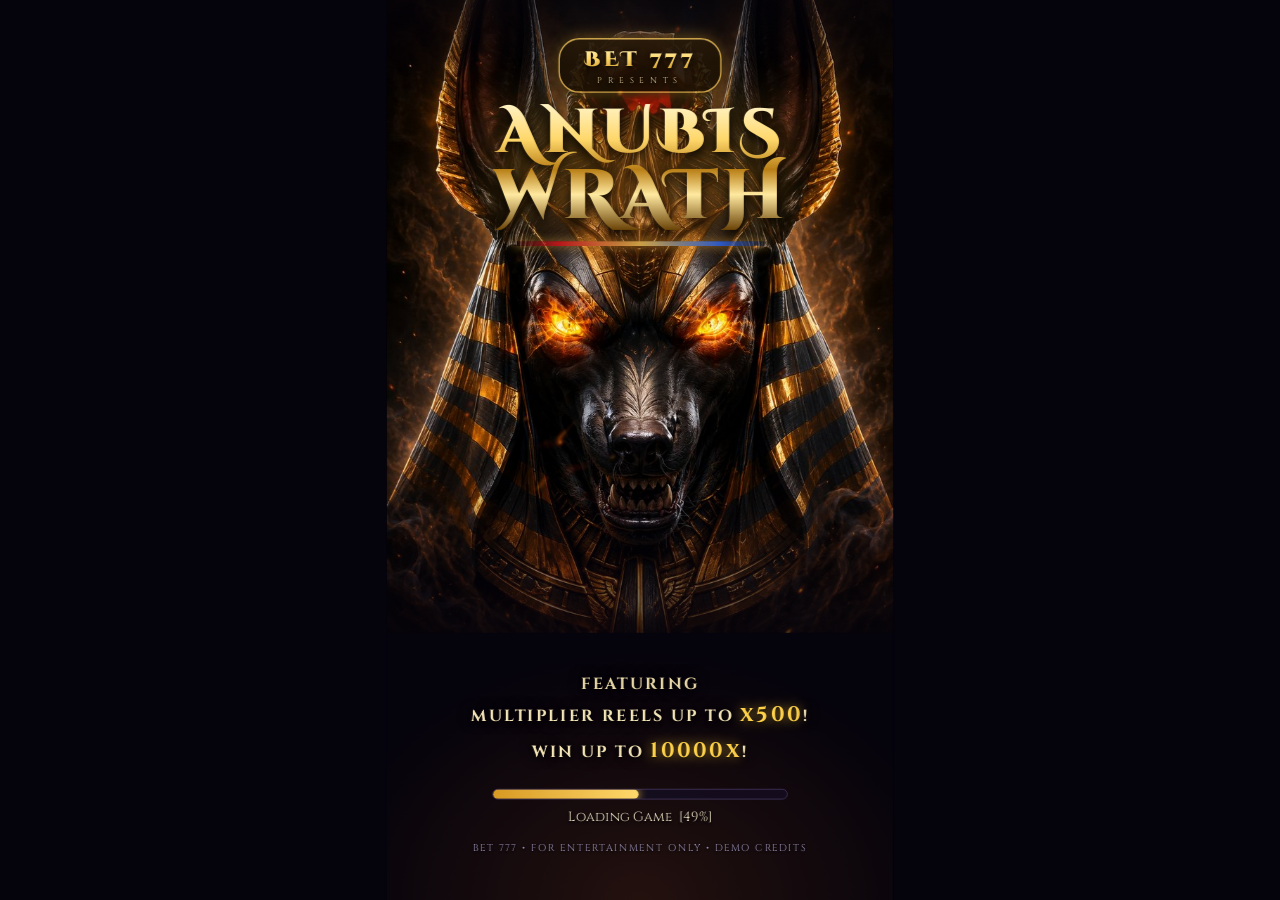
<file: index.html>
<!DOCTYPE html>
<html lang="en">
<head>
<meta charset="UTF-8">
<meta name="viewport" content="width=device-width, initial-scale=1.0, maximum-scale=1.0, user-scalable=no, viewport-fit=cover">
<meta name="theme-color" content="#070510">
<title>Anubis Wrath — BET 777</title>
<link rel="preconnect" href="https://fonts.googleapis.com">
<link rel="preconnect" href="https://fonts.gstatic.com" crossorigin>
<link href="https://fonts.googleapis.com/css2?family=Cinzel:wght@700;900&family=Cinzel+Decorative:wght@700;900&display=swap" rel="stylesheet">
<link rel="stylesheet" href="css/style.css">
</head>
<body>
<div id="scaler">
  <div id="stage">
    <canvas id="bg" width="720" height="1280"></canvas>

    <div id="game-ui">
      <div id="topbar">
        <div id="logo">ANUBIS <b>WRATH</b><em>BY BET&nbsp;777</em></div>
        <div id="top-buttons">
          <button class="round-btn small" id="btn-sound" title="Sound">
            <svg viewBox="0 0 24 24">
              <path class="spk" d="M3.5 9.2v5.6h3.6l5 4.2V5L7.1 9.2H3.5z"/>
              <path class="wave" d="M15.4 9a4.3 4.3 0 0 1 0 6"/>
              <path class="wave" d="M18 6.6a8 8 0 0 1 0 10.8"/>
              <path class="mute-x" d="M15.5 9.6l5.4 5.4M20.9 9.6l-5.4 5.4"/>
            </svg>
          </button>
          <button class="round-btn small" id="btn-info" title="Paytable">
            <svg viewBox="0 0 24 24">
              <rect class="ln" x="4.6" y="3.2" width="14.8" height="17.6" rx="2.4"/>
              <path class="ln" d="M8.6 8h6.8M8.6 12h6.8M8.6 16h4.6"/>
            </svg>
          </button>
        </div>
      </div>

      <div id="frame">
        <canvas id="frame-deco"></canvas>
        <div id="ways-banner"><span>1024 WAYS</span></div>
        <canvas id="mults" width="660" height="92"></canvas>
        <div id="reel-window">
          <canvas id="reels" width="660" height="528"></canvas>
          <div id="fs-counter" class="hidden">FREE SPINS <b id="fs-left">15</b></div>
          <div id="win-plate" class="hidden"></div>
        </div>
        <button id="feature-buy">FEATURE BUY<small id="fb-cost"></small></button>
      </div>

      <div id="ticker"><div id="ticker-text">TRIGGERS 15 OR MORE FREE SPINS!</div></div>

      <div id="info-bar">
        <div class="info-cell"><i class="ic ic-coin"></i><label>WIN</label><span id="lbl-win">Rs0.00</span></div>
        <div class="info-cell mid"><i class="ic ic-bet"></i><label>BET</label><span id="lbl-bet">Rs300.00</span></div>
        <div class="info-cell"><i class="ic ic-bal"></i><label>BALANCE</label><span id="lbl-balance">Rs100,000.00</span></div>
      </div>

      <div id="controls">
        <button class="round-btn" id="btn-turbo"><svg viewBox="0 0 24 24"><path d="M13 2 4 14h6l-1 8 9-12h-6l1-8z"/></svg><label>TURBO</label></button>
        <button class="round-btn" id="btn-minus"><span class="glyph">&minus;</span></button>
        <button id="btn-spin" aria-label="Spin">
          <svg id="spin-icon" viewBox="0 0 100 100">
            <path d="M50 8a42 42 0 0 1 36.4 21H74l16 14 8-22-9.3 5A50 50 0 0 0 50 0v8z"/>
            <path d="M50 92A42 42 0 0 1 13.6 71H26L10 57 2 79l9.3-5A50 50 0 0 0 50 100v-8z"/>
          </svg>
          <i id="spin-ring"></i>
          <span id="spin-count" class="hidden"></span>
        </button>
        <button class="round-btn" id="btn-plus"><span class="glyph">+</span></button>
        <button class="round-btn" id="btn-auto"><svg viewBox="0 0 24 24"><path d="M8 5v14l11-7z"/></svg><label>AUTO</label></button>
      </div>
    </div>

    <!-- overlays -->
    <div id="loader" class="overlay">
      <div id="loader-art"></div>
      <div id="loader-content">
        <div id="loader-presents"><b>BET&nbsp;777</b><span>PRESENTS</span></div>
        <div id="loader-title">ANUBIS<br><span>WRATH</span></div>
        <div id="loader-divider"></div>
        <div id="loader-feat">FEATURING<br><b>MULTIPLIER REELS UP TO <i>x500</i>!</b><br><b>WIN UP TO <i>10000x</i>!</b></div>
        <div id="loader-bar"><div id="loader-fill"></div></div>
        <div id="loader-pct">Loading Game&nbsp; [0%]</div>
        <button id="loader-enter" class="gold-btn hidden">TAP TO ENTER</button>
        <div id="loader-brand">BET&nbsp;777 &bull; FOR ENTERTAINMENT ONLY &bull; DEMO CREDITS</div>
      </div>
    </div>

    <div id="bigwin" class="overlay hidden">
      <div id="bigwin-title">BIG WIN</div>
      <div id="bigwin-amount">Rs0.00</div>
      <div id="bigwin-hint">TAP TO CONTINUE</div>
    </div>

    <div id="fs-intro" class="overlay hidden">
      <div class="panel">
        <div class="panel-title">ANUBIS AWAKENS</div>
        <div class="panel-big" id="fs-intro-num">15</div>
        <div class="panel-sub">FREE SPINS</div>
        <button class="gold-btn" id="fs-start">START</button>
      </div>
    </div>

    <div id="fs-end" class="overlay hidden">
      <div class="panel">
        <div class="panel-title">FREE SPINS COMPLETE</div>
        <div class="panel-sub">TOTAL WIN</div>
        <div class="panel-big gold" id="fs-total">Rs0.00</div>
        <button class="gold-btn" id="fs-collect">COLLECT</button>
      </div>
    </div>

    <div id="buy-dialog" class="overlay hidden">
      <div class="panel">
        <div class="panel-title">FEATURE BUY</div>
        <div class="panel-sub">BUY 15 FREE SPINS FOR</div>
        <div class="panel-big gold" id="buy-cost">Rs22,500.00</div>
        <div class="row">
          <button class="gold-btn ghost" id="buy-cancel">CANCEL</button>
          <button class="gold-btn" id="buy-confirm">BUY</button>
        </div>
      </div>
    </div>

    <div id="auto-dialog" class="overlay hidden">
      <div class="panel">
        <div class="panel-title">AUTOPLAY</div>
        <div class="panel-sub">NUMBER OF SPINS</div>
        <div class="row" id="auto-options">
          <button class="gold-btn opt">10</button>
          <button class="gold-btn opt">25</button>
          <button class="gold-btn opt">50</button>
          <button class="gold-btn opt">100</button>
        </div>
        <button class="gold-btn ghost" id="auto-cancel">CANCEL</button>
      </div>
    </div>

    <div id="paytable" class="overlay hidden">
      <div class="panel wide">
        <div class="panel-title">PAYTABLE</div>
        <div id="paytable-body"></div>
        <button class="gold-btn" id="paytable-close">CLOSE</button>
      </div>
    </div>

    <div id="flash"></div>
    <div id="toast" class="hidden"></div>
  </div>
</div>
<script src="js/audio.js"></script>
<script src="js/symbols.js"></script>
<script src="js/game.js"></script>
</body>
</html>
</file>
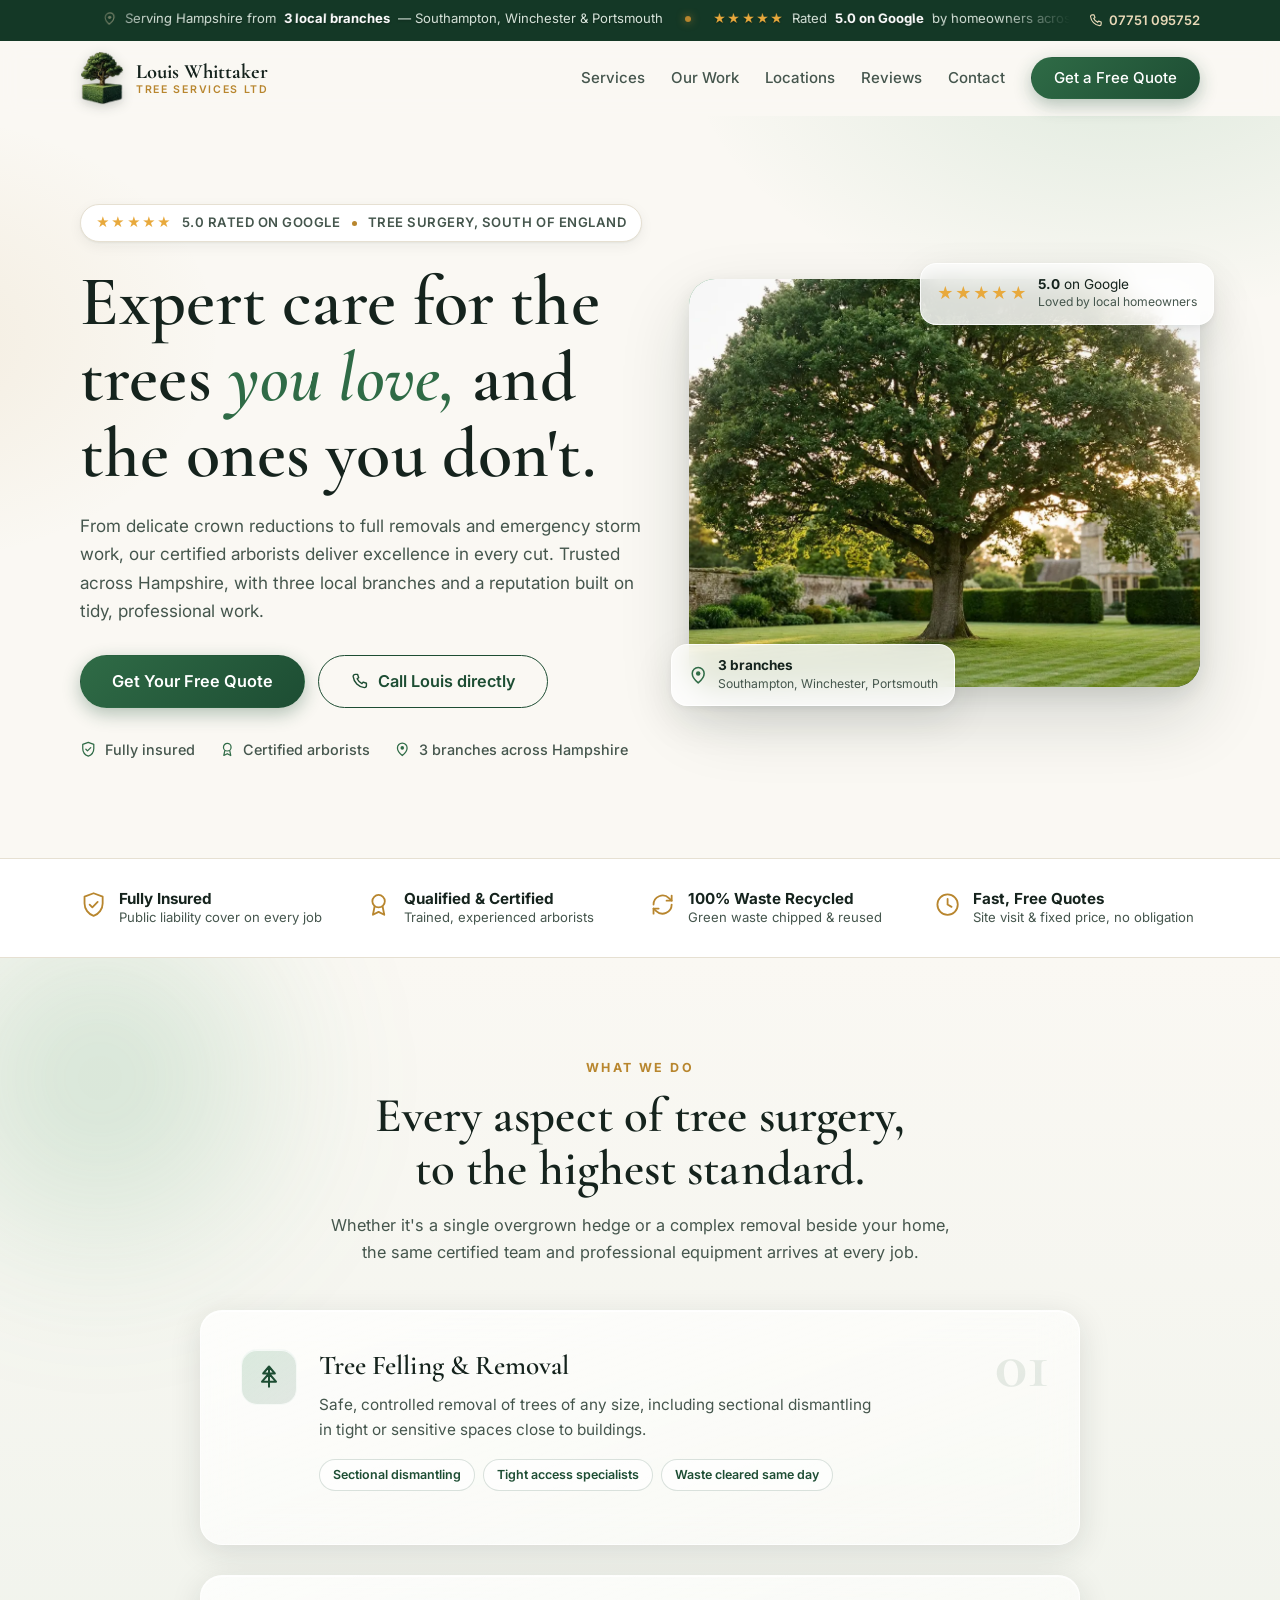
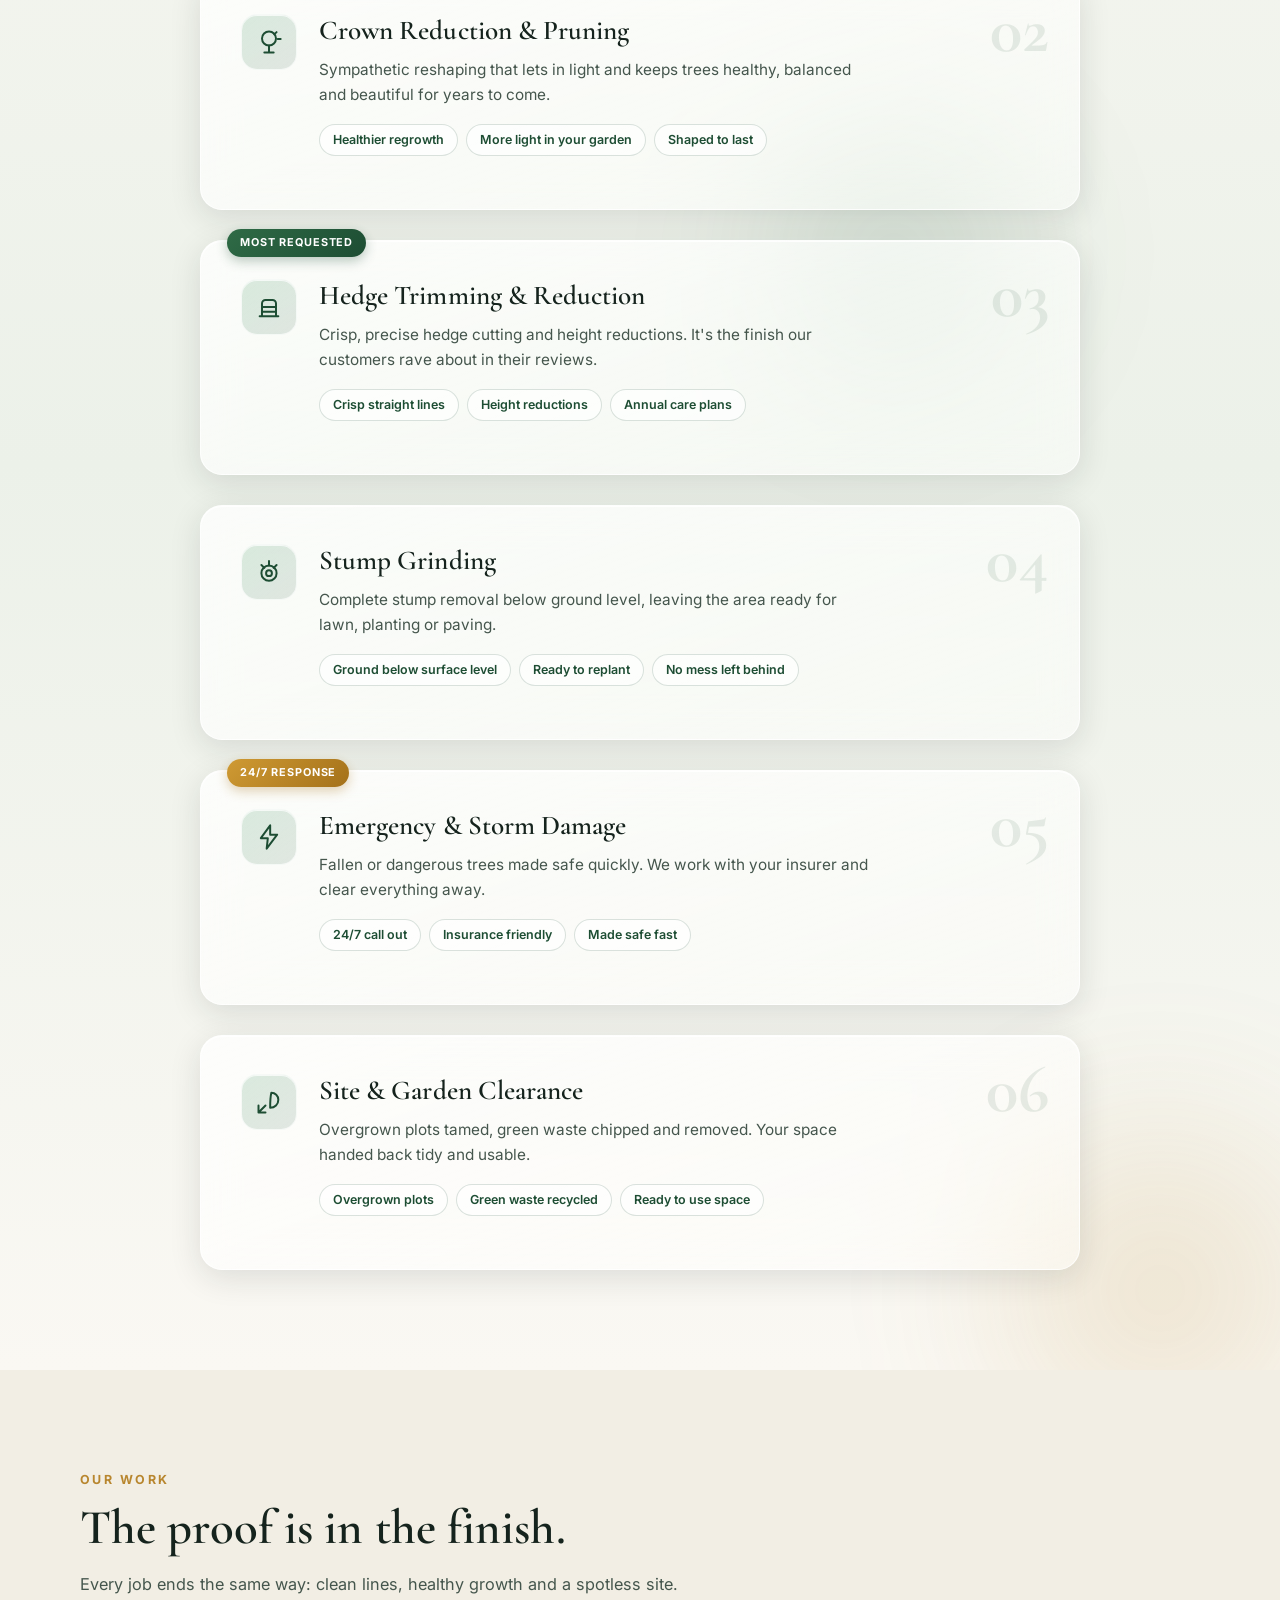
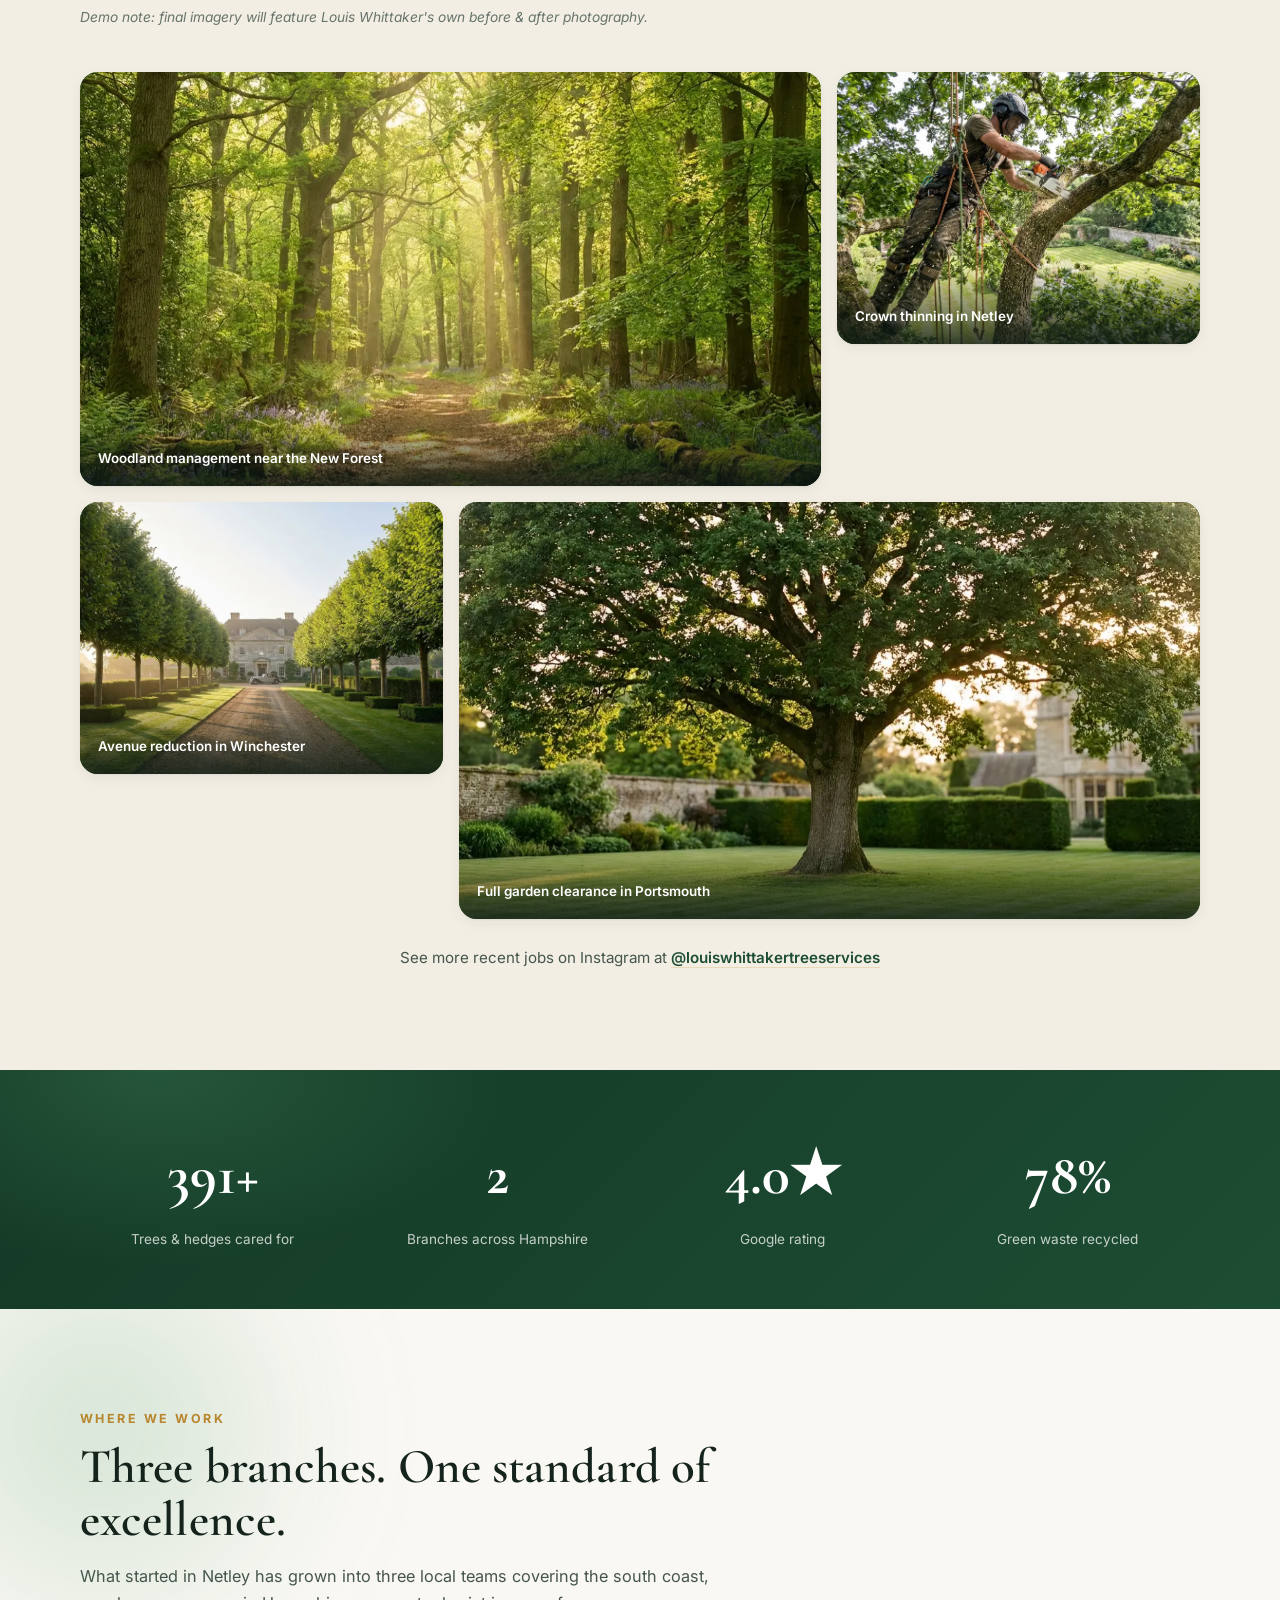
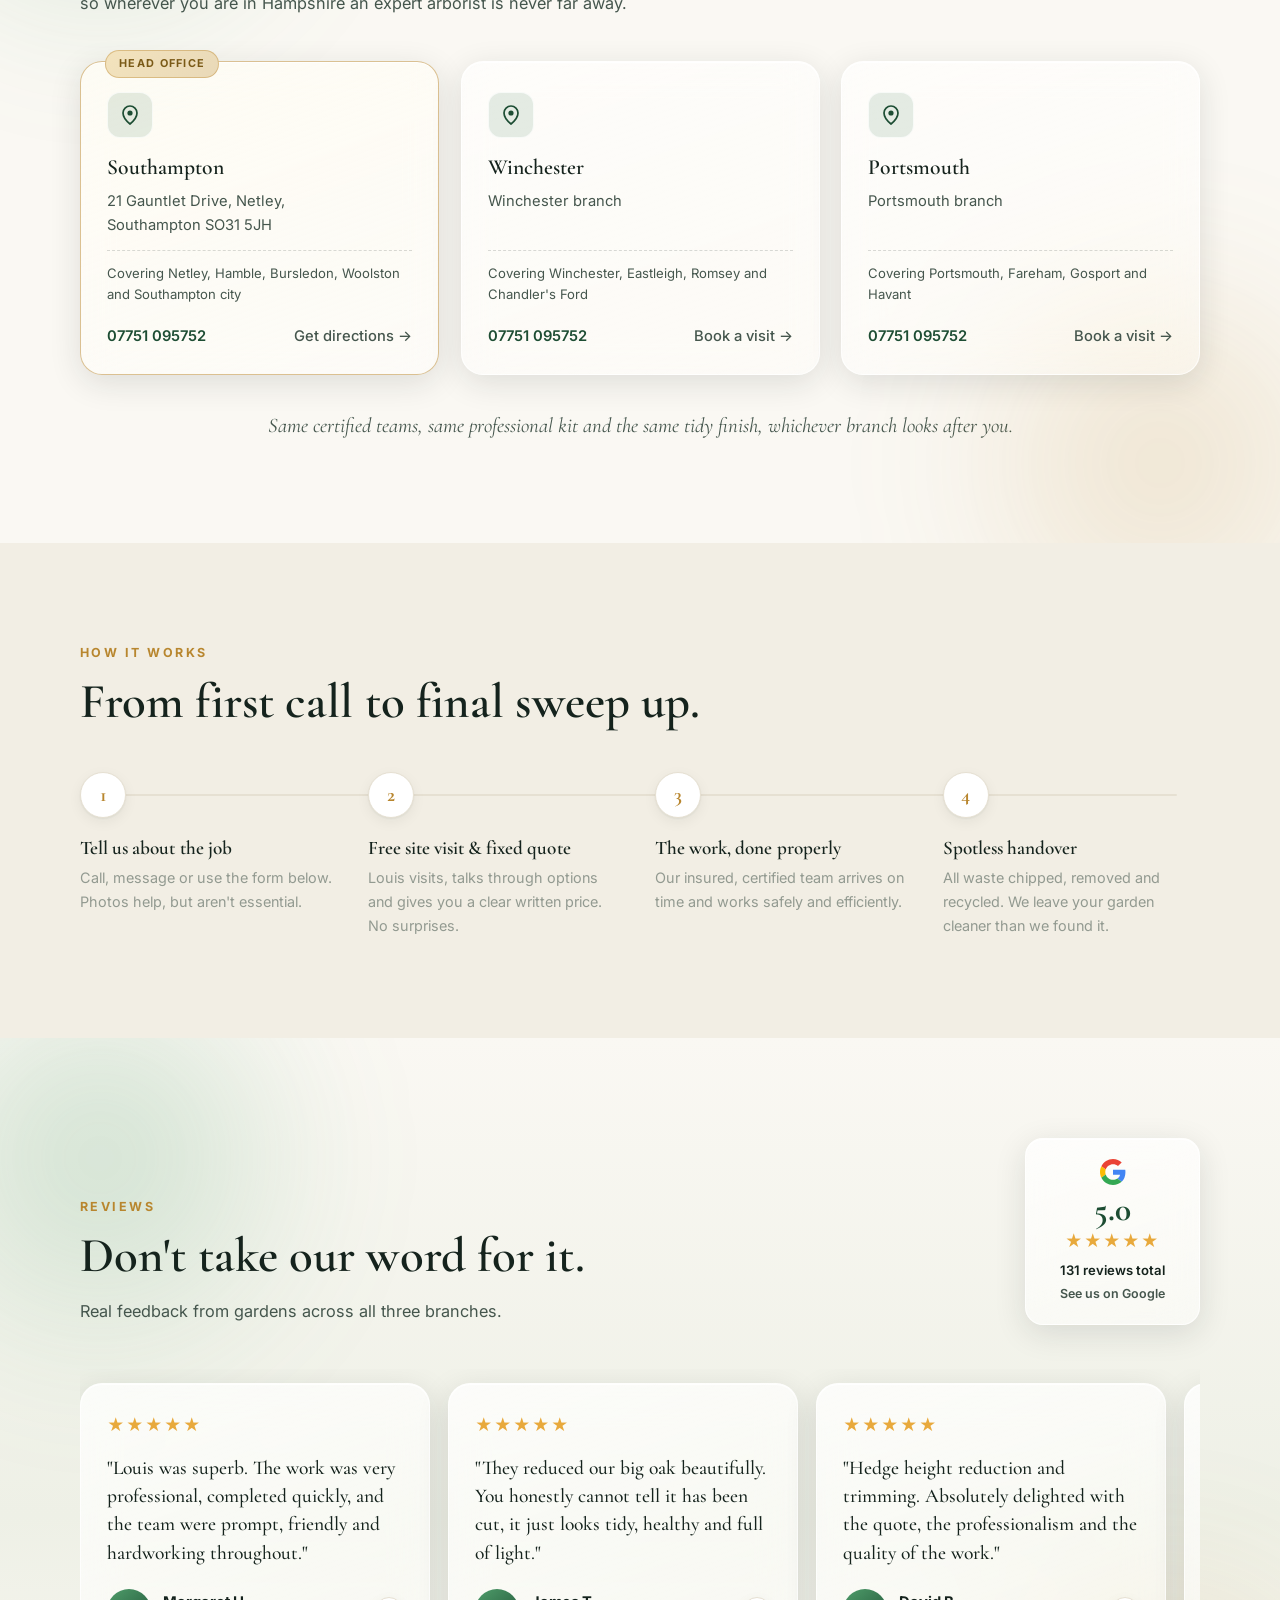
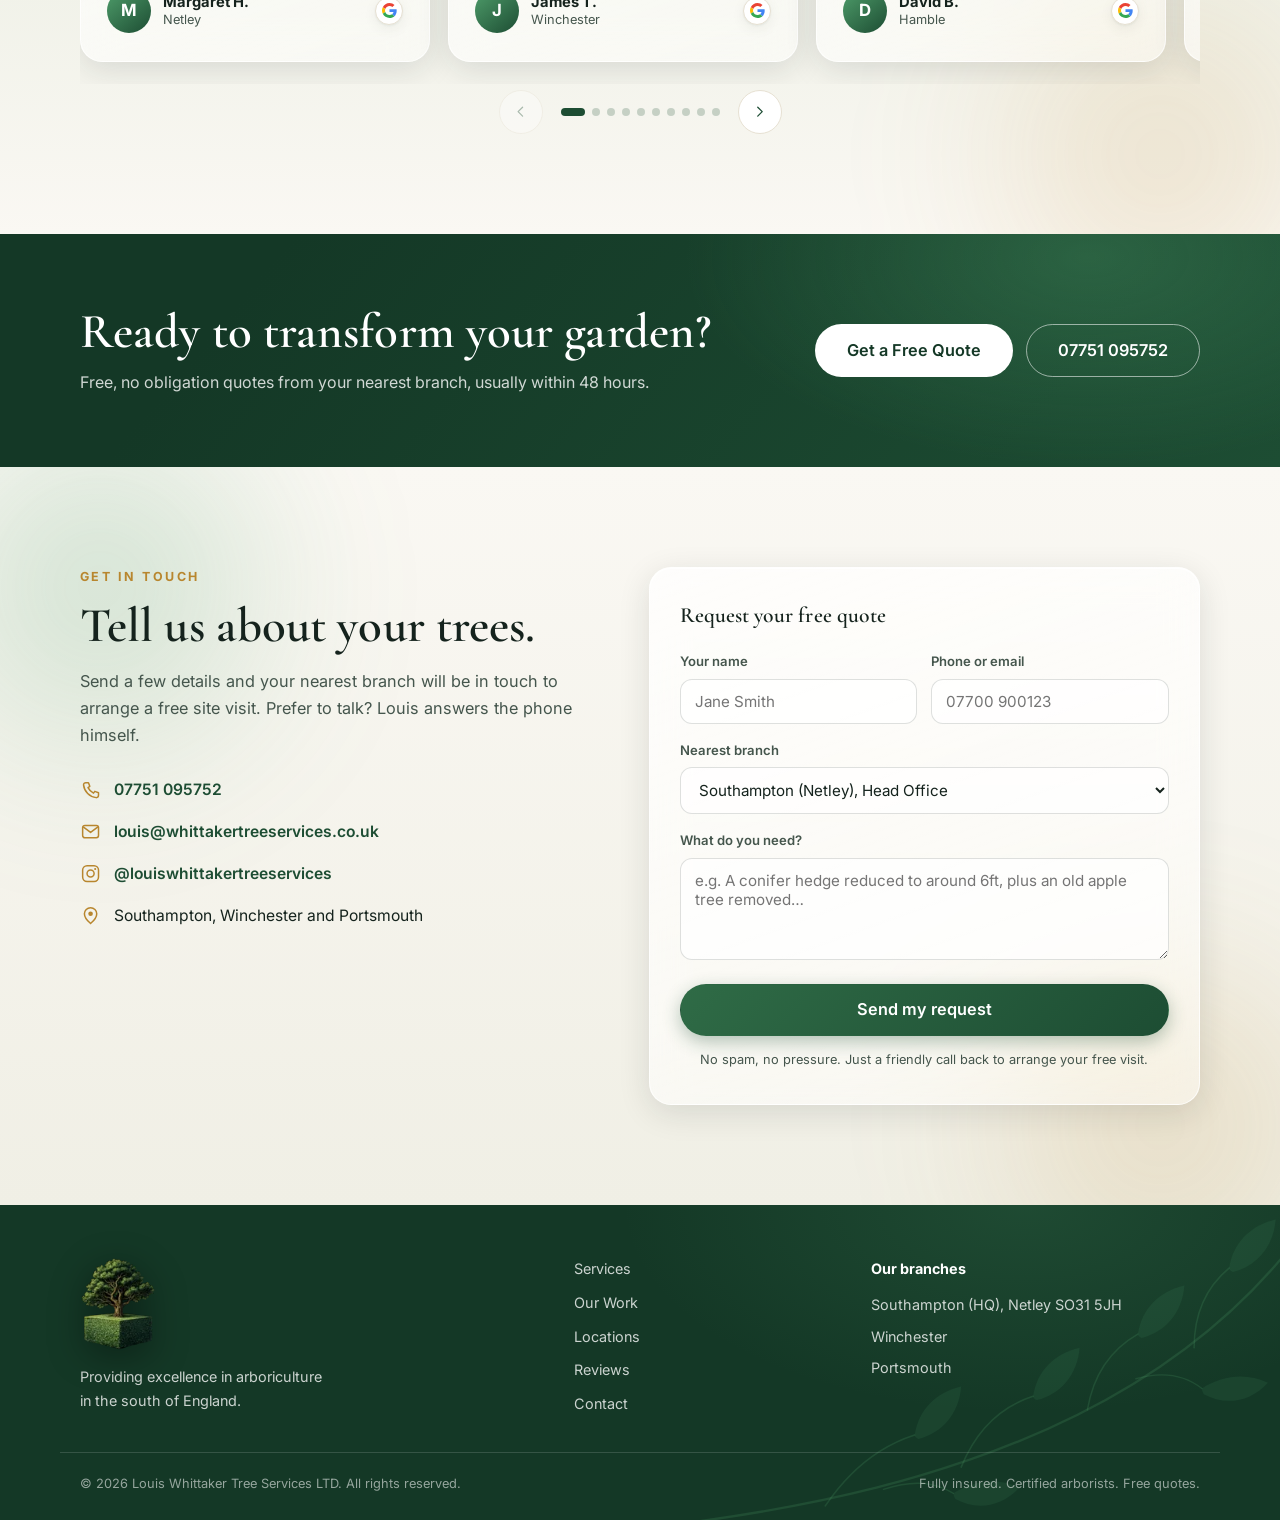
<file: whittaker-tree-services/index.html>
<!DOCTYPE html>
<html lang="en-GB">
<head>
  <meta charset="UTF-8" />
  <meta name="viewport" content="width=device-width, initial-scale=1.0" />
  <title>Louis Whittaker Tree Services LTD | Expert Tree Surgery Across the South of England</title>
  <meta name="description" content="Professional tree surgery, hedge reduction, stump grinding and emergency tree work across Hampshire. Fully insured, 5.0 star Google rated, three local branches. Free quotes." />

  <link rel="preconnect" href="https://fonts.googleapis.com" />
  <link rel="preconnect" href="https://fonts.gstatic.com" crossorigin />
  <link href="https://fonts.googleapis.com/css2?family=Cormorant+Garamond:ital,wght@0,500;0,600;0,700;1,500;1,600&family=Inter:wght@400;500;600;700&display=swap" rel="stylesheet" />

  <link rel="preload" as="image" href="assets/logo.webp" fetchpriority="high" />
  <link rel="preload" as="image" href="assets/logo-small.webp" fetchpriority="high" />
  <link rel="preload" as="image" href="assets/photo-hero.webp" />
  <link rel="icon" type="image/png" href="assets/logo-small.png" />
  <link rel="stylesheet" href="css/styles.css?v=8" />
</head>
<body class="is-loading">

  <!-- ===== Preloader ===== -->
  <div class="preloader" id="preloader" aria-hidden="true">
    <div class="preloader__inner">
      <img src="assets/logo.webp" alt="" class="preloader__logo" width="172" height="213" />
      <span class="preloader__name">Louis Whittaker</span>
      <span class="preloader__tag">Tree Services LTD</span>
      <span class="preloader__bar"><span></span></span>
    </div>
  </div>

  <!-- ===== Announcement ticker ===== -->
  <div class="topbar">
    <div class="container topbar__inner">
      <div class="ticker" id="ticker" aria-label="Announcements">
        <div class="ticker__track" id="tickerTrack">
          <span class="ticker__set">
            <span class="ticker__item">
              <svg viewBox="0 0 24 24" class="ic"><path d="M12 21s-7-5.7-7-11a7 7 0 1 1 14 0c0 5.3-7 11-7 11z" fill="none" stroke="currentColor" stroke-width="1.8"/><circle cx="12" cy="10" r="2.6" fill="currentColor"/></svg>
              Serving Hampshire from <strong>3 local branches</strong> &mdash; Southampton, Winchester &amp; Portsmouth
            </span>
            <span class="ticker__dot" aria-hidden="true"></span>
            <span class="ticker__item">
              <span class="ticker__stars" aria-hidden="true">★★★★★</span>
              Rated <strong>5.0 on Google</strong> by homeowners across the south coast
            </span>
            <span class="ticker__dot" aria-hidden="true"></span>
            <span class="ticker__item">
              <svg viewBox="0 0 24 24" class="ic"><path d="M12 2l8 3v6c0 5-3.4 9.4-8 11-4.6-1.6-8-6-8-11V5z" fill="none" stroke="currentColor" stroke-width="1.8" stroke-linejoin="round"/><path d="M8.5 12l2.4 2.4L15.6 9.6" fill="none" stroke="currentColor" stroke-width="1.8" stroke-linecap="round" stroke-linejoin="round"/></svg>
              Fully insured &amp; certified arborists &mdash; <strong>free quotes</strong> within 48 hours
            </span>
            <span class="ticker__dot" aria-hidden="true"></span>
            <span class="ticker__item">
              <svg viewBox="0 0 24 24" class="ic"><path d="M13 2L5 13h6l-1 9 9-12h-6z" fill="none" stroke="currentColor" stroke-width="1.8" stroke-linejoin="round"/></svg>
              <strong>24/7 emergency</strong> storm damage response across Hampshire
            </span>
            <span class="ticker__dot" aria-hidden="true"></span>
          </span>
        </div>
      </div>
      <a href="tel:07751095752" class="topbar__phone">
        <svg viewBox="0 0 24 24" class="ic"><path d="M6.6 3h3l1.5 4.2-2 1.5a13.5 13.5 0 0 0 6.2 6.2l1.5-2L21 14.4v3A2.6 2.6 0 0 1 18.4 20 16.4 16.4 0 0 1 4 5.6 2.6 2.6 0 0 1 6.6 3z" fill="none" stroke="currentColor" stroke-width="1.8" stroke-linejoin="round"/></svg>
        07751 095752
      </a>
    </div>
  </div>

  <!-- ===== Header ===== -->
  <header class="header" id="header">
    <div class="container header__inner">
      <a href="#top" class="brand" aria-label="Louis Whittaker Tree Services, home">
        <img src="assets/logo-small.webp" alt="Louis Whittaker Tree Services logo" class="brand__mark" width="97" height="120" />
        <span class="brand__text">
          <span class="brand__name">Louis Whittaker</span>
          <span class="brand__tag">Tree Services LTD</span>
        </span>
      </a>

      <nav class="nav" id="nav" aria-label="Primary">
        <a href="#services">Services</a>
        <a href="#work">Our Work</a>
        <a href="#locations">Locations</a>
        <a href="#reviews">Reviews</a>
        <a href="#contact">Contact</a>
        <a href="#contact" class="btn btn--primary nav__cta">Get a Free Quote</a>
      </nav>

      <button class="nav-toggle" id="navToggle" aria-label="Open menu" aria-expanded="false" aria-controls="nav">
        <span></span><span></span><span></span>
      </button>
    </div>
  </header>

  <main id="top">

    <!-- ===== Hero ===== -->
    <section class="hero">
      <div class="hero__bg" aria-hidden="true"></div>
      <canvas class="hero__leaves" id="heroLeaves" aria-hidden="true" style="position:absolute;inset:0;width:100%;height:100%;z-index:1;pointer-events:none"></canvas>
      <div class="container hero__inner">
        <div class="hero__copy reveal">
          <p class="kicker">
            <span class="kicker__stars" aria-hidden="true">★★★★★</span>
            5.0 rated on Google<span class="sep" aria-hidden="true"></span>Tree surgery, south of England
          </p>
          <h1>Expert care for the trees <em>you love,</em> and the ones you don't.</h1>
          <p class="hero__lead">
            From delicate crown reductions to full removals and emergency storm work, our certified
            arborists deliver excellence in every cut. Trusted across Hampshire, with three local
            branches and a reputation built on tidy, professional work.
          </p>
          <div class="hero__cta">
            <a href="#contact" class="btn btn--primary btn--lg magnetic">Get Your Free Quote</a>
            <a href="tel:07751095752" class="btn btn--ghost btn--lg magnetic">
              <svg viewBox="0 0 24 24" class="ic"><path d="M6.6 3h3l1.5 4.2-2 1.5a13.5 13.5 0 0 0 6.2 6.2l1.5-2L21 14.4v3A2.6 2.6 0 0 1 18.4 20 16.4 16.4 0 0 1 4 5.6 2.6 2.6 0 0 1 6.6 3z" fill="none" stroke="currentColor" stroke-width="1.8" stroke-linejoin="round"/></svg>
              Call Louis directly
            </a>
          </div>
          <ul class="hero__trust">
            <li>
              <svg viewBox="0 0 24 24" class="ic"><path d="M12 2l8 3v6c0 5-3.4 9.4-8 11-4.6-1.6-8-6-8-11V5z" fill="none" stroke="currentColor" stroke-width="1.8" stroke-linejoin="round"/><path d="M8.5 12l2.4 2.4L15.6 9.6" fill="none" stroke="currentColor" stroke-width="1.8" stroke-linecap="round" stroke-linejoin="round"/></svg>
              Fully insured
            </li>
            <li>
              <svg viewBox="0 0 24 24" class="ic"><circle cx="12" cy="9" r="5.5" fill="none" stroke="currentColor" stroke-width="1.8"/><path d="M8.5 13.5L7 21l5-2.6L17 21l-1.5-7.5" fill="none" stroke="currentColor" stroke-width="1.8" stroke-linejoin="round"/></svg>
              Certified arborists
            </li>
            <li>
              <svg viewBox="0 0 24 24" class="ic"><path d="M12 21s-7-5.7-7-11a7 7 0 1 1 14 0c0 5.3-7 11-7 11z" fill="none" stroke="currentColor" stroke-width="1.8"/><circle cx="12" cy="10" r="2.6" fill="currentColor"/></svg>
              3 branches across Hampshire
            </li>
          </ul>
        </div>

        <div class="hero__media reveal reveal--delay">
          <figure class="hero__photo">
            <img src="assets/photo-hero.webp"
                 alt="A magnificent mature oak tree in a beautifully maintained English country garden at golden hour"
                 width="1120" height="836" fetchpriority="high"
                 onerror="this.closest('.hero__photo').classList.add('img-fallback'); this.remove();" />
          </figure>
          <div class="hero__badge hero__badge--rating">
            <span class="hero__badge-stars">★★★★★</span>
            <span><strong>5.0</strong> on Google<br /><small>Loved by local homeowners</small></span>
          </div>
          <div class="hero__badge hero__badge--branches">
            <svg viewBox="0 0 24 24" class="ic"><path d="M12 21s-7-5.7-7-11a7 7 0 1 1 14 0c0 5.3-7 11-7 11z" fill="none" stroke="currentColor" stroke-width="1.8"/><circle cx="12" cy="10" r="2.6" fill="currentColor"/></svg>
            <span><strong>3 branches</strong><br /><small>Southampton, Winchester, Portsmouth</small></span>
          </div>
        </div>
      </div>
    </section>

    <!-- ===== Credentials strip ===== -->
    <section class="creds" aria-label="Credentials">
      <div class="container creds__inner">
        <div class="creds__item reveal">
          <svg viewBox="0 0 24 24" class="ic"><path d="M12 2l8 3v6c0 5-3.4 9.4-8 11-4.6-1.6-8-6-8-11V5z" fill="none" stroke="currentColor" stroke-width="1.6" stroke-linejoin="round"/><path d="M8.5 12l2.4 2.4L15.6 9.6" fill="none" stroke="currentColor" stroke-width="1.6" stroke-linecap="round" stroke-linejoin="round"/></svg>
          <div><strong>Fully Insured</strong><span>Public liability cover on every job</span></div>
        </div>
        <div class="creds__item reveal">
          <svg viewBox="0 0 24 24" class="ic"><circle cx="12" cy="9" r="5.5" fill="none" stroke="currentColor" stroke-width="1.6"/><path d="M8.5 13.5L7 21l5-2.6L17 21l-1.5-7.5" fill="none" stroke="currentColor" stroke-width="1.6" stroke-linejoin="round"/></svg>
          <div><strong>Qualified &amp; Certified</strong><span>Trained, experienced arborists</span></div>
        </div>
        <div class="creds__item reveal">
          <svg viewBox="0 0 24 24" class="ic"><path d="M4 12a8 8 0 0 1 13.6-5.7L20 8.5M20 12a8 8 0 0 1-13.6 5.7L4 15.5" fill="none" stroke="currentColor" stroke-width="1.6" stroke-linecap="round"/><path d="M20 4v4.5h-4.5M4 20v-4.5h4.5" fill="none" stroke="currentColor" stroke-width="1.6" stroke-linecap="round" stroke-linejoin="round"/></svg>
          <div><strong>100% Waste Recycled</strong><span>Green waste chipped &amp; reused</span></div>
        </div>
        <div class="creds__item reveal">
          <svg viewBox="0 0 24 24" class="ic"><circle cx="12" cy="12" r="9" fill="none" stroke="currentColor" stroke-width="1.6"/><path d="M12 7v5l3.5 2" fill="none" stroke="currentColor" stroke-width="1.6" stroke-linecap="round"/></svg>
          <div><strong>Fast, Free Quotes</strong><span>Site visit &amp; fixed price, no obligation</span></div>
        </div>
      </div>
    </section>

    <!-- ===== Services (scroll stack) ===== -->
    <section class="section section--services" id="services">
      <div class="section__blobs" aria-hidden="true"><i></i><i></i><i></i></div>
      <div class="container">
        <div class="section__head section__head--center reveal">
          <p class="eyebrow">What we do</p>
          <h2>Every aspect of tree surgery,<br />to the highest standard.</h2>
          <p class="section__sub">
            Whether it's a single overgrown hedge or a complex removal beside your home,
            the same certified team and professional equipment arrives at every job.
          </p>
        </div>

        <div class="stack" id="serviceStack">
          <article class="glass stack__card" style="--i:0">
            <span class="stack__num" aria-hidden="true">01</span>
            <div class="service__icon">
              <svg viewBox="0 0 24 24"><path d="M12 3v18M12 3l-5 6h10zM12 9l-6 7h12z" fill="none" stroke="currentColor" stroke-width="1.7" stroke-linejoin="round"/></svg>
            </div>
            <div class="stack__body">
              <h3>Tree Felling &amp; Removal</h3>
              <p>Safe, controlled removal of trees of any size, including sectional dismantling in tight or sensitive spaces close to buildings.</p>
              <ul class="stack__points"><li>Sectional dismantling</li><li>Tight access specialists</li><li>Waste cleared same day</li></ul>
            </div>
          </article>

          <article class="glass stack__card" style="--i:1">
            <span class="stack__num" aria-hidden="true">02</span>
            <div class="service__icon">
              <svg viewBox="0 0 24 24"><circle cx="12" cy="9" r="6" fill="none" stroke="currentColor" stroke-width="1.7"/><path d="M12 15v6M8 21h8" fill="none" stroke="currentColor" stroke-width="1.7" stroke-linecap="round"/><path d="M16.5 5.5l2-2M19.5 9.5h2.5" fill="none" stroke="currentColor" stroke-width="1.7" stroke-linecap="round"/></svg>
            </div>
            <div class="stack__body">
              <h3>Crown Reduction &amp; Pruning</h3>
              <p>Sympathetic reshaping that lets in light and keeps trees healthy, balanced and beautiful for years to come.</p>
              <ul class="stack__points"><li>Healthier regrowth</li><li>More light in your garden</li><li>Shaped to last</li></ul>
            </div>
          </article>

          <article class="glass stack__card" style="--i:2">
            <span class="stack__tag">Most requested</span>
            <span class="stack__num" aria-hidden="true">03</span>
            <div class="service__icon">
              <svg viewBox="0 0 24 24"><path d="M4 20h16M6 20V9a3 3 0 0 1 3-3h6a3 3 0 0 1 3 3v11" fill="none" stroke="currentColor" stroke-width="1.7" stroke-linecap="round" stroke-linejoin="round"/><path d="M6 12h12M6 16h12" fill="none" stroke="currentColor" stroke-width="1.7"/></svg>
            </div>
            <div class="stack__body">
              <h3>Hedge Trimming &amp; Reduction</h3>
              <p>Crisp, precise hedge cutting and height reductions. It's the finish our customers rave about in their reviews.</p>
              <ul class="stack__points"><li>Crisp straight lines</li><li>Height reductions</li><li>Annual care plans</li></ul>
            </div>
          </article>

          <article class="glass stack__card" style="--i:3">
            <span class="stack__num" aria-hidden="true">04</span>
            <div class="service__icon">
              <svg viewBox="0 0 24 24"><circle cx="12" cy="13" r="6.5" fill="none" stroke="currentColor" stroke-width="1.7"/><circle cx="12" cy="13" r="2.5" fill="none" stroke="currentColor" stroke-width="1.7"/><path d="M12 2.5v4M5.5 6l2.5 2.5M18.5 6L16 8.5" fill="none" stroke="currentColor" stroke-width="1.7" stroke-linecap="round"/></svg>
            </div>
            <div class="stack__body">
              <h3>Stump Grinding</h3>
              <p>Complete stump removal below ground level, leaving the area ready for lawn, planting or paving.</p>
              <ul class="stack__points"><li>Ground below surface level</li><li>Ready to replant</li><li>No mess left behind</li></ul>
            </div>
          </article>

          <article class="glass stack__card" style="--i:4">
            <span class="stack__tag stack__tag--amber">24/7 response</span>
            <span class="stack__num" aria-hidden="true">05</span>
            <div class="service__icon">
              <svg viewBox="0 0 24 24"><path d="M13 2L5 13h6l-1 9 9-12h-6z" fill="none" stroke="currentColor" stroke-width="1.7" stroke-linejoin="round"/></svg>
            </div>
            <div class="stack__body">
              <h3>Emergency &amp; Storm Damage</h3>
              <p>Fallen or dangerous trees made safe quickly. We work with your insurer and clear everything away.</p>
              <ul class="stack__points"><li>24/7 call out</li><li>Insurance friendly</li><li>Made safe fast</li></ul>
            </div>
          </article>

          <article class="glass stack__card" style="--i:5">
            <span class="stack__num" aria-hidden="true">06</span>
            <div class="service__icon">
              <svg viewBox="0 0 24 24"><path d="M3 21l6-6M9 21H3v-6" fill="none" stroke="currentColor" stroke-width="1.7" stroke-linecap="round" stroke-linejoin="round"/><path d="M14 4a6 6 0 0 1 6 6c0 4-3 7-7 7 0-4 0-9 1-13z" fill="none" stroke="currentColor" stroke-width="1.7" stroke-linejoin="round"/></svg>
            </div>
            <div class="stack__body">
              <h3>Site &amp; Garden Clearance</h3>
              <p>Overgrown plots tamed, green waste chipped and removed. Your space handed back tidy and usable.</p>
              <ul class="stack__points"><li>Overgrown plots</li><li>Green waste recycled</li><li>Ready to use space</li></ul>
            </div>
          </article>
        </div>
      </div>
    </section>

    <!-- ===== Our work ===== -->
    <section class="section section--alt" id="work">
      <div class="container">
        <div class="section__head reveal">
          <p class="eyebrow">Our work</p>
          <h2>The proof is in the finish.</h2>
          <p class="section__sub">
            Every job ends the same way: clean lines, healthy growth and a spotless site.
            <em>Demo note: final imagery will feature Louis Whittaker's own before &amp; after photography.</em>
          </p>
        </div>

        <div class="gallery" id="gallery">
          <figure class="gallery__item gallery__item--wide reveal reveal--zoom" style="--d:.0s">
            <img src="assets/work-woodland.webp"
                 alt="Sunlight breaking through a well-managed woodland canopy" loading="lazy" data-parallax width="1200" height="670"
                 onerror="this.closest('.gallery__item').classList.add('img-fallback'); this.remove();" />
            <figcaption><span>Woodland management near the New Forest</span></figcaption>
          </figure>
          <figure class="gallery__item reveal reveal--zoom" style="--d:.12s">
            <img src="assets/work-arborist.webp"
                 alt="A certified arborist roped and harnessed high in a tree, carefully pruning" loading="lazy" data-parallax width="860" height="642"
                 onerror="this.closest('.gallery__item').classList.add('img-fallback'); this.remove();" />
            <figcaption><span>Crown thinning in Netley</span></figcaption>
          </figure>
          <figure class="gallery__item reveal reveal--zoom" style="--d:.08s">
            <img src="assets/work-avenue.webp"
                 alt="A tidy tree-lined country avenue after maintenance" loading="lazy" data-parallax width="860" height="642"
                 onerror="this.closest('.gallery__item').classList.add('img-fallback'); this.remove();" />
            <figcaption><span>Avenue reduction in Winchester</span></figcaption>
          </figure>
          <figure class="gallery__item gallery__item--wide reveal reveal--zoom" style="--d:.16s">
            <img src="assets/work-garden.webp"
                 alt="Immaculate maintained grounds with a healthy mature tree and tidy hedges" loading="lazy" data-parallax width="1200" height="675"
                 onerror="this.closest('.gallery__item').classList.add('img-fallback'); this.remove();" />
            <figcaption><span>Full garden clearance in Portsmouth</span></figcaption>
          </figure>
        </div>

        <p class="gallery__more reveal">
          See more recent jobs on Instagram at
          <a href="https://www.instagram.com/louiswhittakertreeservices" target="_blank" rel="noopener">@louiswhittakertreeservices</a>
        </p>
      </div>
    </section>

    <!-- ===== Stats band ===== -->
    <section class="stats" aria-label="Company statistics">
      <div class="container stats__inner">
        <div class="stat reveal">
          <span class="stat__num" data-count="500" data-suffix="+">0</span>
          <span class="stat__label">Trees &amp; hedges cared for</span>
        </div>
        <div class="stat reveal">
          <span class="stat__num" data-count="3">0</span>
          <span class="stat__label">Branches across Hampshire</span>
        </div>
        <div class="stat reveal">
          <span class="stat__num" data-count="5" data-suffix=".0★">0</span>
          <span class="stat__label">Google rating</span>
        </div>
        <div class="stat reveal">
          <span class="stat__num" data-count="100" data-suffix="%">0</span>
          <span class="stat__label">Green waste recycled</span>
        </div>
      </div>
    </section>

    <!-- ===== Locations ===== -->
    <section class="section section--locations" id="locations">
      <div class="section__blobs" aria-hidden="true"><i></i><i></i></div>
      <div class="container">
        <div class="section__head reveal">
          <p class="eyebrow">Where we work</p>
          <h2>Three branches. One standard of excellence.</h2>
          <p class="section__sub">
            What started in Netley has grown into three local teams covering the south coast,
            so wherever you are in Hampshire an expert arborist is never far away.
          </p>
        </div>

        <div class="locations__wrap">
          <!-- Living vine that grows zig-zag behind the branch cards as you scroll -->
          <svg class="roots roots--v" viewBox="0 0 300 1080" fill="none" preserveAspectRatio="xMidYMid meet" aria-hidden="true">
            <defs>
              <linearGradient id="vineV" x1="0" y1="0" x2="0" y2="1">
                <stop offset="0" stop-color="#6fb886" />
                <stop offset="0.55" stop-color="#3c8254" />
                <stop offset="1" stop-color="#22593a" />
              </linearGradient>
              <linearGradient id="leafV" x1="0" y1="0" x2="1" y2="1">
                <stop offset="0" stop-color="#7cc491" />
                <stop offset="1" stop-color="#2f6b46" />
              </linearGradient>
            </defs>
            <path class="vine" stroke="url(#vineV)" stroke-width="5.5" stroke-linecap="round"
              d="M150 4 C196 52 196 98 188 144 C179 200 112 208 112 270 C112 334 190 344 188 406 C186 472 112 480 112 544 C112 608 190 618 188 680 C186 744 112 752 112 816 C112 880 190 890 176 1010" />
            <g class="leaf" data-p="0.10" transform="translate(188 144)"><g class="leaf__s"><path fill="url(#leafV)" d="M0 0 C10 -16 34 -18 50 -3 C34 12 10 11 0 0 Z"/><path stroke="#1f4f33" stroke-width="1.3" stroke-opacity=".5" d="M2 0 L44 -4"/></g></g>
            <g class="leaf" data-p="0.16" transform="translate(150 96) rotate(150)"><g class="leaf__s"><path fill="url(#leafV)" d="M0 0 C7 -11 22 -12 33 -2 C22 8 7 7 0 0 Z"/><path stroke="#1f4f33" stroke-width="1.1" stroke-opacity=".5" d="M2 0 L29 -3"/></g></g>
            <g class="leaf" data-p="0.24" transform="translate(112 270) rotate(186)"><g class="leaf__s"><path fill="url(#leafV)" d="M0 0 C10 -16 34 -18 50 -3 C34 12 10 11 0 0 Z"/><path stroke="#1f4f33" stroke-width="1.3" stroke-opacity=".5" d="M2 0 L44 -4"/></g></g>
            <g class="leaf" data-p="0.30" transform="translate(150 312) rotate(28)"><g class="leaf__s"><path fill="url(#leafV)" d="M0 0 C7 -11 22 -12 33 -2 C22 8 7 7 0 0 Z"/><path stroke="#1f4f33" stroke-width="1.1" stroke-opacity=".5" d="M2 0 L29 -3"/></g></g>
            <g class="leaf" data-p="0.37" transform="translate(188 406) rotate(-12)"><g class="leaf__s"><path fill="url(#leafV)" d="M0 0 C10 -16 34 -18 50 -3 C34 12 10 11 0 0 Z"/><path stroke="#1f4f33" stroke-width="1.3" stroke-opacity=".5" d="M2 0 L44 -4"/></g></g>
            <g class="leaf" data-p="0.50" transform="translate(112 544) rotate(192)"><g class="leaf__s"><path fill="url(#leafV)" d="M0 0 C10 -16 34 -18 50 -3 C34 12 10 11 0 0 Z"/><path stroke="#1f4f33" stroke-width="1.3" stroke-opacity=".5" d="M2 0 L44 -4"/></g></g>
            <g class="leaf" data-p="0.56" transform="translate(150 586) rotate(20)"><g class="leaf__s"><path fill="url(#leafV)" d="M0 0 C7 -11 22 -12 33 -2 C22 8 7 7 0 0 Z"/><path stroke="#1f4f33" stroke-width="1.1" stroke-opacity=".5" d="M2 0 L29 -3"/></g></g>
            <g class="leaf" data-p="0.63" transform="translate(188 680) rotate(-18)"><g class="leaf__s"><path fill="url(#leafV)" d="M0 0 C10 -16 34 -18 50 -3 C34 12 10 11 0 0 Z"/><path stroke="#1f4f33" stroke-width="1.3" stroke-opacity=".5" d="M2 0 L44 -4"/></g></g>
            <g class="leaf" data-p="0.76" transform="translate(112 816) rotate(200)"><g class="leaf__s"><path fill="url(#leafV)" d="M0 0 C10 -16 34 -18 50 -3 C34 12 10 11 0 0 Z"/><path stroke="#1f4f33" stroke-width="1.3" stroke-opacity=".5" d="M2 0 L44 -4"/></g></g>
            <g class="leaf" data-p="0.85" transform="translate(184 904) rotate(-8)"><g class="leaf__s"><path fill="url(#leafV)" d="M0 0 C8 -13 26 -14 40 -2 C26 9 8 8 0 0 Z"/><path stroke="#1f4f33" stroke-width="1.2" stroke-opacity=".5" d="M2 0 L35 -3"/></g></g>
            <!-- larger leaves on the visible gap-crossing diagonals -->
            <g class="leaf" data-p="0.06" transform="translate(190 74) rotate(-32)"><g class="leaf__s"><path fill="url(#leafV)" d="M0 0 C14 -22 48 -25 70 -4 C48 17 14 15 0 0 Z"/><path stroke="#1f4f33" stroke-width="1.5" stroke-opacity=".5" d="M2 0 L62 -5"/></g></g>
            <g class="leaf" data-p="0.17" transform="translate(147 205) rotate(206)"><g class="leaf__s"><path fill="url(#leafV)" d="M0 0 C14 -22 48 -25 70 -4 C48 17 14 15 0 0 Z"/><path stroke="#1f4f33" stroke-width="1.5" stroke-opacity=".5" d="M2 0 L62 -5"/></g></g>
            <g class="leaf" data-p="0.30" transform="translate(151 339) rotate(32)"><g class="leaf__s"><path fill="url(#leafV)" d="M0 0 C14 -22 48 -25 70 -4 C48 17 14 15 0 0 Z"/><path stroke="#1f4f33" stroke-width="1.5" stroke-opacity=".5" d="M2 0 L62 -5"/></g></g>
            <g class="leaf" data-p="0.255" transform="translate(116 298) rotate(150)"><g class="leaf__s"><path fill="url(#leafV)" d="M0 0 C11 -17 37 -19 54 -3 C37 13 11 12 0 0 Z"/><path stroke="#1f4f33" stroke-width="1.3" stroke-opacity=".5" d="M2 0 L48 -4"/></g></g>
            <g class="leaf" data-p="0.44" transform="translate(151 475) rotate(206)"><g class="leaf__s"><path fill="url(#leafV)" d="M0 0 C14 -22 48 -25 70 -4 C48 17 14 15 0 0 Z"/><path stroke="#1f4f33" stroke-width="1.5" stroke-opacity=".5" d="M2 0 L62 -5"/></g></g>
            <g class="leaf" data-p="0.64" transform="translate(176 718) rotate(-26)"><g class="leaf__s"><path fill="url(#leafV)" d="M0 0 C14 -22 48 -25 70 -4 C48 17 14 15 0 0 Z"/><path stroke="#1f4f33" stroke-width="1.5" stroke-opacity=".5" d="M2 0 L62 -5"/></g></g>
            <g class="leaf" data-p="0.72" transform="translate(134 764) rotate(162)"><g class="leaf__s"><path fill="url(#leafV)" d="M0 0 C11 -17 37 -19 54 -3 C37 13 11 12 0 0 Z"/><path stroke="#1f4f33" stroke-width="1.3" stroke-opacity=".5" d="M2 0 L48 -4"/></g></g>
            <g class="leaf" data-p="0.78" transform="translate(150 748) rotate(34)"><g class="leaf__s"><path fill="url(#leafV)" d="M0 0 C12 -19 40 -21 60 -3 C40 14 12 13 0 0 Z"/><path stroke="#1f4f33" stroke-width="1.4" stroke-opacity=".5" d="M2 0 L52 -4"/></g></g>
          </svg>

          <!-- Horizontal vine for the side-by-side desktop layout -->
          <svg class="roots roots--h" viewBox="0 0 1120 360" fill="none" preserveAspectRatio="none" aria-hidden="true">
            <defs>
              <linearGradient id="vineH" x1="0" y1="0" x2="1" y2="0">
                <stop offset="0" stop-color="#6fb886" />
                <stop offset="0.55" stop-color="#3c8254" />
                <stop offset="1" stop-color="#22593a" />
              </linearGradient>
            </defs>
            <path class="vine" stroke="url(#vineH)" stroke-width="5" stroke-linecap="round"
              d="M-12 206 C90 150 150 150 234 162 C330 176 366 252 468 252 C558 252 600 152 700 152 C800 152 840 252 944 252 C1024 252 1074 184 1132 150" />
            <g class="leaf" data-p="0.16" transform="translate(234 162) rotate(-68)"><g class="leaf__s"><path fill="url(#leafV)" d="M0 0 C10 -16 34 -18 50 -3 C34 12 10 11 0 0 Z"/><path stroke="#1f4f33" stroke-width="1.3" stroke-opacity=".5" d="M2 0 L44 -4"/></g></g>
            <g class="leaf" data-p="0.42" transform="translate(468 252) rotate(108)"><g class="leaf__s"><path fill="url(#leafV)" d="M0 0 C10 -16 34 -18 50 -3 C34 12 10 11 0 0 Z"/><path stroke="#1f4f33" stroke-width="1.3" stroke-opacity=".5" d="M2 0 L44 -4"/></g></g>
            <g class="leaf" data-p="0.60" transform="translate(700 152) rotate(-68)"><g class="leaf__s"><path fill="url(#leafV)" d="M0 0 C10 -16 34 -18 50 -3 C34 12 10 11 0 0 Z"/><path stroke="#1f4f33" stroke-width="1.3" stroke-opacity=".5" d="M2 0 L44 -4"/></g></g>
            <g class="leaf" data-p="0.78" transform="translate(944 252) rotate(108)"><g class="leaf__s"><path fill="url(#leafV)" d="M0 0 C10 -16 34 -18 50 -3 C34 12 10 11 0 0 Z"/><path stroke="#1f4f33" stroke-width="1.3" stroke-opacity=".5" d="M2 0 L44 -4"/></g></g>
            <g class="leaf" data-p="0.30" transform="translate(360 200) rotate(40)"><g class="leaf__s"><path fill="url(#leafV)" d="M0 0 C7 -11 22 -12 33 -2 C22 8 7 7 0 0 Z"/><path stroke="#1f4f33" stroke-width="1.1" stroke-opacity=".5" d="M2 0 L29 -3"/></g></g>
            <g class="leaf" data-p="0.70" transform="translate(830 200) rotate(40)"><g class="leaf__s"><path fill="url(#leafV)" d="M0 0 C7 -11 22 -12 33 -2 C22 8 7 7 0 0 Z"/><path stroke="#1f4f33" stroke-width="1.1" stroke-opacity=".5" d="M2 0 L29 -3"/></g></g>
          </svg>
          <div class="locations__grid">
          <article class="location glass tilt location--hq reveal">
            <span class="location__flag">Head Office</span>
            <div class="location__pin" aria-hidden="true">
              <svg viewBox="0 0 24 24"><path d="M12 21s-7-5.7-7-11a7 7 0 1 1 14 0c0 5.3-7 11-7 11z" fill="none" stroke="currentColor" stroke-width="1.7"/><circle cx="12" cy="10" r="2.6" fill="currentColor"/></svg>
            </div>
            <h3>Southampton</h3>
            <p class="location__addr">21 Gauntlet Drive, Netley,<br />Southampton SO31 5JH</p>
            <p class="location__areas">Covering Netley, Hamble, Bursledon, Woolston and Southampton city</p>
            <div class="location__actions">
              <a href="tel:07751095752" class="location__link">07751 095752</a>
              <a href="https://maps.app.goo.gl/NM9KCJrPzhyFc5sM8" target="_blank" rel="noopener" class="location__link location__link--muted">Get directions →</a>
            </div>
          </article>

          <article class="location glass tilt reveal">
            <div class="location__pin" aria-hidden="true">
              <svg viewBox="0 0 24 24"><path d="M12 21s-7-5.7-7-11a7 7 0 1 1 14 0c0 5.3-7 11-7 11z" fill="none" stroke="currentColor" stroke-width="1.7"/><circle cx="12" cy="10" r="2.6" fill="currentColor"/></svg>
            </div>
            <h3>Winchester</h3>
            <p class="location__addr">Winchester branch<br />&nbsp;</p>
            <p class="location__areas">Covering Winchester, Eastleigh, Romsey and Chandler's Ford</p>
            <div class="location__actions">
              <a href="tel:07751095752" class="location__link">07751 095752</a>
              <a href="#contact" class="location__link location__link--muted">Book a visit →</a>
            </div>
          </article>

          <article class="location glass tilt reveal">
            <div class="location__pin" aria-hidden="true">
              <svg viewBox="0 0 24 24"><path d="M12 21s-7-5.7-7-11a7 7 0 1 1 14 0c0 5.3-7 11-7 11z" fill="none" stroke="currentColor" stroke-width="1.7"/><circle cx="12" cy="10" r="2.6" fill="currentColor"/></svg>
            </div>
            <h3>Portsmouth</h3>
            <p class="location__addr">Portsmouth branch<br />&nbsp;</p>
            <p class="location__areas">Covering Portsmouth, Fareham, Gosport and Havant</p>
            <div class="location__actions">
              <a href="tel:07751095752" class="location__link">07751 095752</a>
              <a href="#contact" class="location__link location__link--muted">Book a visit →</a>
            </div>
          </article>
          </div>
        </div>

        <p class="locations__note reveal">
          Same certified teams, same professional kit and the same tidy finish, whichever branch looks after you.
        </p>
      </div>
    </section>

    <!-- ===== Process ===== -->
    <section class="section section--alt" id="process">
      <div class="container">
        <div class="section__head reveal">
          <p class="eyebrow">How it works</p>
          <h2>From first call to final sweep up.</h2>
        </div>

        <ol class="process" id="processTimeline">
          <li class="process__step reveal">
            <span class="process__num">1</span>
            <h3>Tell us about the job</h3>
            <p>Call, message or use the form below. Photos help, but aren't essential.</p>
          </li>
          <li class="process__step reveal">
            <span class="process__num">2</span>
            <h3>Free site visit &amp; fixed quote</h3>
            <p>Louis visits, talks through options and gives you a clear written price. No surprises.</p>
          </li>
          <li class="process__step reveal">
            <span class="process__num">3</span>
            <h3>The work, done properly</h3>
            <p>Our insured, certified team arrives on time and works safely and efficiently.</p>
          </li>
          <li class="process__step reveal">
            <span class="process__num">4</span>
            <h3>Spotless handover</h3>
            <p>All waste chipped, removed and recycled. We leave your garden cleaner than we found it.</p>
          </li>
        </ol>
      </div>
    </section>

    <!-- ===== Reviews slider ===== -->
    <section class="section section--reviews" id="reviews">
      <div class="section__blobs" aria-hidden="true"><i></i><i></i></div>
      <div class="container">
        <div class="section__head section__head--split reveal">
          <div>
            <p class="eyebrow">Reviews</p>
            <h2>Don't take our word for it.</h2>
            <p class="section__sub">Real feedback from gardens across all three branches.</p>
          </div>
          <div class="reviews__score glass">
            <span class="reviews__score-g" aria-hidden="true"><svg viewBox="0 0 48 48"><path fill="#EA4335" d="M24 9.5c3.54 0 6.71 1.22 9.21 3.6l6.85-6.85C35.9 2.38 30.47 0 24 0 14.62 0 6.51 5.38 2.56 13.22l7.98 6.19C12.43 13.72 17.74 9.5 24 9.5z"/><path fill="#4285F4" d="M46.98 24.55c0-1.57-.15-3.09-.38-4.55H24v9.02h12.94c-.58 2.96-2.26 5.48-4.78 7.18l7.73 6c4.51-4.18 7.09-10.36 7.09-17.65z"/><path fill="#FBBC05" d="M10.53 28.59c-.48-1.45-.76-2.99-.76-4.59s.27-3.14.76-4.59l-7.98-6.19C.92 16.46 0 20.12 0 24c0 3.88.92 7.54 2.56 10.78l7.97-6.19z"/><path fill="#34A853" d="M24 48c6.48 0 11.93-2.13 15.89-5.81l-7.73-6c-2.15 1.45-4.92 2.3-8.16 2.3-6.26 0-11.57-4.22-13.47-9.91l-7.98 6.19C6.51 42.62 14.62 48 24 48z"/></svg></span>
            <span class="reviews__score-num">5.0</span>
            <span class="reviews__score-stars" aria-hidden="true">★★★★★</span>
            <span class="reviews__score-count">131 reviews total</span>
            <a href="https://maps.app.goo.gl/NM9KCJrPzhyFc5sM8" target="_blank" rel="noopener">See us on Google</a>
          </div>
        </div>

        <div class="slider reveal" id="reviewSlider">
          <div class="slider__track" id="reviewTrack" tabindex="0" aria-label="Customer reviews, swipe or use arrow buttons to browse">

            <blockquote class="review glass tilt">
              <div class="review__stars" aria-label="5 out of 5 stars">★★★★★</div>
              <p>"Louis was superb. The work was very professional, completed quickly, and the team were prompt, friendly and hardworking throughout."</p>
              <footer>
                <img class="review__photo" src="https://randomuser.me/api/portraits/women/65.jpg" alt="" loading="lazy"
                     onerror="this.outerHTML='<span class=&quot;review__avatar&quot;>M</span>';" />
                <div><strong>Margaret H.</strong><span>Netley</span></div>
                <span class="review__g" aria-hidden="true"><svg viewBox="0 0 48 48"><path fill="#EA4335" d="M24 9.5c3.54 0 6.71 1.22 9.21 3.6l6.85-6.85C35.9 2.38 30.47 0 24 0 14.62 0 6.51 5.38 2.56 13.22l7.98 6.19C12.43 13.72 17.74 9.5 24 9.5z"/><path fill="#4285F4" d="M46.98 24.55c0-1.57-.15-3.09-.38-4.55H24v9.02h12.94c-.58 2.96-2.26 5.48-4.78 7.18l7.73 6c4.51-4.18 7.09-10.36 7.09-17.65z"/><path fill="#FBBC05" d="M10.53 28.59c-.48-1.45-.76-2.99-.76-4.59s.27-3.14.76-4.59l-7.98-6.19C.92 16.46 0 20.12 0 24c0 3.88.92 7.54 2.56 10.78l7.97-6.19z"/><path fill="#34A853" d="M24 48c6.48 0 11.93-2.13 15.89-5.81l-7.73-6c-2.15 1.45-4.92 2.3-8.16 2.3-6.26 0-11.57-4.22-13.47-9.91l-7.98 6.19C6.51 42.62 14.62 48 24 48z"/></svg></span>
              </footer>
            </blockquote>

            <blockquote class="review glass tilt">
              <div class="review__stars" aria-label="5 out of 5 stars">★★★★★</div>
              <p>"They reduced our big oak beautifully. You honestly cannot tell it has been cut, it just looks tidy, healthy and full of light."</p>
              <footer>
                <img class="review__photo" src="https://randomuser.me/api/portraits/men/32.jpg" alt="" loading="lazy"
                     onerror="this.outerHTML='<span class=&quot;review__avatar&quot;>J</span>';" />
                <div><strong>James T.</strong><span>Winchester</span></div>
                <span class="review__g" aria-hidden="true"><svg viewBox="0 0 48 48"><path fill="#EA4335" d="M24 9.5c3.54 0 6.71 1.22 9.21 3.6l6.85-6.85C35.9 2.38 30.47 0 24 0 14.62 0 6.51 5.38 2.56 13.22l7.98 6.19C12.43 13.72 17.74 9.5 24 9.5z"/><path fill="#4285F4" d="M46.98 24.55c0-1.57-.15-3.09-.38-4.55H24v9.02h12.94c-.58 2.96-2.26 5.48-4.78 7.18l7.73 6c4.51-4.18 7.09-10.36 7.09-17.65z"/><path fill="#FBBC05" d="M10.53 28.59c-.48-1.45-.76-2.99-.76-4.59s.27-3.14.76-4.59l-7.98-6.19C.92 16.46 0 20.12 0 24c0 3.88.92 7.54 2.56 10.78l7.97-6.19z"/><path fill="#34A853" d="M24 48c6.48 0 11.93-2.13 15.89-5.81l-7.73-6c-2.15 1.45-4.92 2.3-8.16 2.3-6.26 0-11.57-4.22-13.47-9.91l-7.98 6.19C6.51 42.62 14.62 48 24 48z"/></svg></span>
              </footer>
            </blockquote>

            <blockquote class="review glass tilt">
              <div class="review__stars" aria-label="5 out of 5 stars">★★★★★</div>
              <p>"Hedge height reduction and trimming. Absolutely delighted with the quote, the professionalism and the quality of the work."</p>
              <footer>
                <img class="review__photo" src="https://randomuser.me/api/portraits/men/52.jpg" alt="" loading="lazy"
                     onerror="this.outerHTML='<span class=&quot;review__avatar&quot;>D</span>';" />
                <div><strong>David B.</strong><span>Hamble</span></div>
                <span class="review__g" aria-hidden="true"><svg viewBox="0 0 48 48"><path fill="#EA4335" d="M24 9.5c3.54 0 6.71 1.22 9.21 3.6l6.85-6.85C35.9 2.38 30.47 0 24 0 14.62 0 6.51 5.38 2.56 13.22l7.98 6.19C12.43 13.72 17.74 9.5 24 9.5z"/><path fill="#4285F4" d="M46.98 24.55c0-1.57-.15-3.09-.38-4.55H24v9.02h12.94c-.58 2.96-2.26 5.48-4.78 7.18l7.73 6c4.51-4.18 7.09-10.36 7.09-17.65z"/><path fill="#FBBC05" d="M10.53 28.59c-.48-1.45-.76-2.99-.76-4.59s.27-3.14.76-4.59l-7.98-6.19C.92 16.46 0 20.12 0 24c0 3.88.92 7.54 2.56 10.78l7.97-6.19z"/><path fill="#34A853" d="M24 48c6.48 0 11.93-2.13 15.89-5.81l-7.73-6c-2.15 1.45-4.92 2.3-8.16 2.3-6.26 0-11.57-4.22-13.47-9.91l-7.98 6.19C6.51 42.62 14.62 48 24 48z"/></svg></span>
              </footer>
            </blockquote>

            <blockquote class="review glass tilt">
              <div class="review__stars" aria-label="5 out of 5 stars">★★★★★</div>
              <p>"Two large conifers removed in a morning. Fair price, polite team and the lawn was spotless when they left."</p>
              <footer>
                <img class="review__photo" src="https://randomuser.me/api/portraits/women/44.jpg" alt="" loading="lazy"
                     onerror="this.outerHTML='<span class=&quot;review__avatar&quot;>S</span>';" />
                <div><strong>Sarah P.</strong><span>Fareham</span></div>
                <span class="review__g" aria-hidden="true"><svg viewBox="0 0 48 48"><path fill="#EA4335" d="M24 9.5c3.54 0 6.71 1.22 9.21 3.6l6.85-6.85C35.9 2.38 30.47 0 24 0 14.62 0 6.51 5.38 2.56 13.22l7.98 6.19C12.43 13.72 17.74 9.5 24 9.5z"/><path fill="#4285F4" d="M46.98 24.55c0-1.57-.15-3.09-.38-4.55H24v9.02h12.94c-.58 2.96-2.26 5.48-4.78 7.18l7.73 6c4.51-4.18 7.09-10.36 7.09-17.65z"/><path fill="#FBBC05" d="M10.53 28.59c-.48-1.45-.76-2.99-.76-4.59s.27-3.14.76-4.59l-7.98-6.19C.92 16.46 0 20.12 0 24c0 3.88.92 7.54 2.56 10.78l7.97-6.19z"/><path fill="#34A853" d="M24 48c6.48 0 11.93-2.13 15.89-5.81l-7.73-6c-2.15 1.45-4.92 2.3-8.16 2.3-6.26 0-11.57-4.22-13.47-9.91l-7.98 6.19C6.51 42.62 14.62 48 24 48z"/></svg></span>
              </footer>
            </blockquote>

            <blockquote class="review glass tilt">
              <div class="review__stars" aria-label="5 out of 5 stars">★★★★★</div>
              <p>"The old stump in our front garden was ground out in under an hour. You would never know a tree had ever been there."</p>
              <footer>
                <img class="review__photo" src="https://randomuser.me/api/portraits/women/21.jpg" alt="" loading="lazy"
                     onerror="this.outerHTML='<span class=&quot;review__avatar&quot;>E</span>';" />
                <div><strong>Emma R.</strong><span>Eastleigh</span></div>
                <span class="review__g" aria-hidden="true"><svg viewBox="0 0 48 48"><path fill="#EA4335" d="M24 9.5c3.54 0 6.71 1.22 9.21 3.6l6.85-6.85C35.9 2.38 30.47 0 24 0 14.62 0 6.51 5.38 2.56 13.22l7.98 6.19C12.43 13.72 17.74 9.5 24 9.5z"/><path fill="#4285F4" d="M46.98 24.55c0-1.57-.15-3.09-.38-4.55H24v9.02h12.94c-.58 2.96-2.26 5.48-4.78 7.18l7.73 6c4.51-4.18 7.09-10.36 7.09-17.65z"/><path fill="#FBBC05" d="M10.53 28.59c-.48-1.45-.76-2.99-.76-4.59s.27-3.14.76-4.59l-7.98-6.19C.92 16.46 0 20.12 0 24c0 3.88.92 7.54 2.56 10.78l7.97-6.19z"/><path fill="#34A853" d="M24 48c6.48 0 11.93-2.13 15.89-5.81l-7.73-6c-2.15 1.45-4.92 2.3-8.16 2.3-6.26 0-11.57-4.22-13.47-9.91l-7.98 6.19C6.51 42.62 14.62 48 24 48z"/></svg></span>
              </footer>
            </blockquote>

            <blockquote class="review glass tilt">
              <div class="review__stars" aria-label="5 out of 5 stars">★★★★★</div>
              <p>"A branch came down on our fence in a storm and Louis was out the same day. Made everything safe and sorted the lot."</p>
              <footer>
                <img class="review__photo" src="https://randomuser.me/api/portraits/men/76.jpg" alt="" loading="lazy"
                     onerror="this.outerHTML='<span class=&quot;review__avatar&quot;>P</span>';" />
                <div><strong>Peter W.</strong><span>Portsmouth</span></div>
                <span class="review__g" aria-hidden="true"><svg viewBox="0 0 48 48"><path fill="#EA4335" d="M24 9.5c3.54 0 6.71 1.22 9.21 3.6l6.85-6.85C35.9 2.38 30.47 0 24 0 14.62 0 6.51 5.38 2.56 13.22l7.98 6.19C12.43 13.72 17.74 9.5 24 9.5z"/><path fill="#4285F4" d="M46.98 24.55c0-1.57-.15-3.09-.38-4.55H24v9.02h12.94c-.58 2.96-2.26 5.48-4.78 7.18l7.73 6c4.51-4.18 7.09-10.36 7.09-17.65z"/><path fill="#FBBC05" d="M10.53 28.59c-.48-1.45-.76-2.99-.76-4.59s.27-3.14.76-4.59l-7.98-6.19C.92 16.46 0 20.12 0 24c0 3.88.92 7.54 2.56 10.78l7.97-6.19z"/><path fill="#34A853" d="M24 48c6.48 0 11.93-2.13 15.89-5.81l-7.73-6c-2.15 1.45-4.92 2.3-8.16 2.3-6.26 0-11.57-4.22-13.47-9.91l-7.98 6.19C6.51 42.62 14.62 48 24 48z"/></svg></span>
              </footer>
            </blockquote>

            <blockquote class="review glass tilt">
              <div class="review__stars" aria-label="5 out of 5 stars">★★★★★</div>
              <p>"Our apple trees were pruned with real care. Louis explained everything and clearly loves what he does."</p>
              <footer>
                <img class="review__photo" src="https://randomuser.me/api/portraits/women/12.jpg" alt="" loading="lazy"
                     onerror="this.outerHTML='<span class=&quot;review__avatar&quot;>L</span>';" />
                <div><strong>Lucy M.</strong><span>Romsey</span></div>
                <span class="review__g" aria-hidden="true"><svg viewBox="0 0 48 48"><path fill="#EA4335" d="M24 9.5c3.54 0 6.71 1.22 9.21 3.6l6.85-6.85C35.9 2.38 30.47 0 24 0 14.62 0 6.51 5.38 2.56 13.22l7.98 6.19C12.43 13.72 17.74 9.5 24 9.5z"/><path fill="#4285F4" d="M46.98 24.55c0-1.57-.15-3.09-.38-4.55H24v9.02h12.94c-.58 2.96-2.26 5.48-4.78 7.18l7.73 6c4.51-4.18 7.09-10.36 7.09-17.65z"/><path fill="#FBBC05" d="M10.53 28.59c-.48-1.45-.76-2.99-.76-4.59s.27-3.14.76-4.59l-7.98-6.19C.92 16.46 0 20.12 0 24c0 3.88.92 7.54 2.56 10.78l7.97-6.19z"/><path fill="#34A853" d="M24 48c6.48 0 11.93-2.13 15.89-5.81l-7.73-6c-2.15 1.45-4.92 2.3-8.16 2.3-6.26 0-11.57-4.22-13.47-9.91l-7.98 6.19C6.51 42.62 14.62 48 24 48z"/></svg></span>
              </footer>
            </blockquote>

            <blockquote class="review glass tilt">
              <div class="review__stars" aria-label="5 out of 5 stars">★★★★★</div>
              <p>"They cleared a garden we had let go for years. It came back looking twice the size. Brilliant value."</p>
              <footer>
                <img class="review__photo" src="https://randomuser.me/api/portraits/men/41.jpg" alt="" loading="lazy"
                     onerror="this.outerHTML='<span class=&quot;review__avatar&quot;>A</span>';" />
                <div><strong>Alan G.</strong><span>Gosport</span></div>
                <span class="review__g" aria-hidden="true"><svg viewBox="0 0 48 48"><path fill="#EA4335" d="M24 9.5c3.54 0 6.71 1.22 9.21 3.6l6.85-6.85C35.9 2.38 30.47 0 24 0 14.62 0 6.51 5.38 2.56 13.22l7.98 6.19C12.43 13.72 17.74 9.5 24 9.5z"/><path fill="#4285F4" d="M46.98 24.55c0-1.57-.15-3.09-.38-4.55H24v9.02h12.94c-.58 2.96-2.26 5.48-4.78 7.18l7.73 6c4.51-4.18 7.09-10.36 7.09-17.65z"/><path fill="#FBBC05" d="M10.53 28.59c-.48-1.45-.76-2.99-.76-4.59s.27-3.14.76-4.59l-7.98-6.19C.92 16.46 0 20.12 0 24c0 3.88.92 7.54 2.56 10.78l7.97-6.19z"/><path fill="#34A853" d="M24 48c6.48 0 11.93-2.13 15.89-5.81l-7.73-6c-2.15 1.45-4.92 2.3-8.16 2.3-6.26 0-11.57-4.22-13.47-9.91l-7.98 6.19C6.51 42.62 14.62 48 24 48z"/></svg></span>
              </footer>
            </blockquote>

            <blockquote class="review glass tilt">
              <div class="review__stars" aria-label="5 out of 5 stars">★★★★★</div>
              <p>"Beech hedge cut perfectly level. Tidy, efficient and very reasonable. We have already booked them for next year."</p>
              <footer>
                <img class="review__photo" src="https://randomuser.me/api/portraits/women/33.jpg" alt="" loading="lazy"
                     onerror="this.outerHTML='<span class=&quot;review__avatar&quot;>R</span>';" />
                <div><strong>Rachel S.</strong><span>Chandler's Ford</span></div>
                <span class="review__g" aria-hidden="true"><svg viewBox="0 0 48 48"><path fill="#EA4335" d="M24 9.5c3.54 0 6.71 1.22 9.21 3.6l6.85-6.85C35.9 2.38 30.47 0 24 0 14.62 0 6.51 5.38 2.56 13.22l7.98 6.19C12.43 13.72 17.74 9.5 24 9.5z"/><path fill="#4285F4" d="M46.98 24.55c0-1.57-.15-3.09-.38-4.55H24v9.02h12.94c-.58 2.96-2.26 5.48-4.78 7.18l7.73 6c4.51-4.18 7.09-10.36 7.09-17.65z"/><path fill="#FBBC05" d="M10.53 28.59c-.48-1.45-.76-2.99-.76-4.59s.27-3.14.76-4.59l-7.98-6.19C.92 16.46 0 20.12 0 24c0 3.88.92 7.54 2.56 10.78l7.97-6.19z"/><path fill="#34A853" d="M24 48c6.48 0 11.93-2.13 15.89-5.81l-7.73-6c-2.15 1.45-4.92 2.3-8.16 2.3-6.26 0-11.57-4.22-13.47-9.91l-7.98 6.19C6.51 42.62 14.62 48 24 48z"/></svg></span>
              </footer>
            </blockquote>

            <blockquote class="review glass tilt">
              <div class="review__stars" aria-label="5 out of 5 stars">★★★★★</div>
              <p>"Three trees taken down close to the house with no drama at all. Professional from the first call to the final sweep up."</p>
              <footer>
                <img class="review__photo" src="https://randomuser.me/api/portraits/men/22.jpg" alt="" loading="lazy"
                     onerror="this.outerHTML='<span class=&quot;review__avatar&quot;>T</span>';" />
                <div><strong>Tom K.</strong><span>Southampton</span></div>
                <span class="review__g" aria-hidden="true"><svg viewBox="0 0 48 48"><path fill="#EA4335" d="M24 9.5c3.54 0 6.71 1.22 9.21 3.6l6.85-6.85C35.9 2.38 30.47 0 24 0 14.62 0 6.51 5.38 2.56 13.22l7.98 6.19C12.43 13.72 17.74 9.5 24 9.5z"/><path fill="#4285F4" d="M46.98 24.55c0-1.57-.15-3.09-.38-4.55H24v9.02h12.94c-.58 2.96-2.26 5.48-4.78 7.18l7.73 6c4.51-4.18 7.09-10.36 7.09-17.65z"/><path fill="#FBBC05" d="M10.53 28.59c-.48-1.45-.76-2.99-.76-4.59s.27-3.14.76-4.59l-7.98-6.19C.92 16.46 0 20.12 0 24c0 3.88.92 7.54 2.56 10.78l7.97-6.19z"/><path fill="#34A853" d="M24 48c6.48 0 11.93-2.13 15.89-5.81l-7.73-6c-2.15 1.45-4.92 2.3-8.16 2.3-6.26 0-11.57-4.22-13.47-9.91l-7.98 6.19C6.51 42.62 14.62 48 24 48z"/></svg></span>
              </footer>
            </blockquote>

          </div>

          <div class="slider__controls">
            <button class="slider__btn" id="revPrev" aria-label="Previous reviews">
              <svg viewBox="0 0 24 24" class="ic"><path d="M15 5l-7 7 7 7" fill="none" stroke="currentColor" stroke-width="2" stroke-linecap="round" stroke-linejoin="round"/></svg>
            </button>
            <div class="slider__dots" id="revDots" role="tablist" aria-label="Review pages"></div>
            <button class="slider__btn" id="revNext" aria-label="Next reviews">
              <svg viewBox="0 0 24 24" class="ic"><path d="M9 5l7 7-7 7" fill="none" stroke="currentColor" stroke-width="2" stroke-linecap="round" stroke-linejoin="round"/></svg>
            </button>
          </div>
          <p class="slider__hint">Swipe to read more reviews</p>
        </div>
      </div>
    </section>

    <!-- ===== CTA band ===== -->
    <section class="cta">
      <div class="container cta__inner reveal">
        <div>
          <h2>Ready to transform your garden?</h2>
          <p>Free, no obligation quotes from your nearest branch, usually within 48 hours.</p>
        </div>
        <div class="cta__actions">
          <a href="#contact" class="btn btn--light btn--lg">Get a Free Quote</a>
          <a href="tel:07751095752" class="btn btn--ghost-light btn--lg">07751 095752</a>
        </div>
      </div>
    </section>

    <!-- ===== Contact ===== -->
    <section class="section section--contact" id="contact">
      <div class="section__blobs" aria-hidden="true"><i></i><i></i></div>
      <div class="container contact__grid">
        <div class="contact__info reveal">
          <p class="eyebrow">Get in touch</p>
          <h2>Tell us about your trees.</h2>
          <p class="section__sub">
            Send a few details and your nearest branch will be in touch to arrange a free site visit.
            Prefer to talk? Louis answers the phone himself.
          </p>

          <ul class="contact__list">
            <li>
              <svg viewBox="0 0 24 24" class="ic"><path d="M6.6 3h3l1.5 4.2-2 1.5a13.5 13.5 0 0 0 6.2 6.2l1.5-2L21 14.4v3A2.6 2.6 0 0 1 18.4 20 16.4 16.4 0 0 1 4 5.6 2.6 2.6 0 0 1 6.6 3z" fill="none" stroke="currentColor" stroke-width="1.7" stroke-linejoin="round"/></svg>
              <a href="tel:07751095752">07751 095752</a>
            </li>
            <li>
              <svg viewBox="0 0 24 24" class="ic"><rect x="3" y="5" width="18" height="14" rx="2.5" fill="none" stroke="currentColor" stroke-width="1.7"/><path d="M4 7l8 6 8-6" fill="none" stroke="currentColor" stroke-width="1.7" stroke-linecap="round" stroke-linejoin="round"/></svg>
              <a href="mailto:louis@whittakertreeservices.co.uk">louis@whittakertreeservices.co.uk</a>
            </li>
            <li>
              <svg viewBox="0 0 24 24" class="ic"><rect x="3" y="3" width="18" height="18" rx="5" fill="none" stroke="currentColor" stroke-width="1.7"/><circle cx="12" cy="12" r="4" fill="none" stroke="currentColor" stroke-width="1.7"/><circle cx="17.2" cy="6.8" r="1.2" fill="currentColor"/></svg>
              <a href="https://www.instagram.com/louiswhittakertreeservices" target="_blank" rel="noopener">@louiswhittakertreeservices</a>
            </li>
            <li>
              <svg viewBox="0 0 24 24" class="ic"><path d="M12 21s-7-5.7-7-11a7 7 0 1 1 14 0c0 5.3-7 11-7 11z" fill="none" stroke="currentColor" stroke-width="1.7"/><circle cx="12" cy="10" r="2.6" fill="currentColor"/></svg>
              <span>Southampton, Winchester and Portsmouth</span>
            </li>
          </ul>
        </div>

        <form class="contact__form glass reveal reveal--delay" id="quoteForm" novalidate>
          <h3>Request your free quote</h3>
          <div class="form__row">
            <label>
              <span>Your name</span>
              <input type="text" name="name" placeholder="Jane Smith" required autocomplete="name" />
            </label>
            <label>
              <span>Phone or email</span>
              <input type="text" name="contact" placeholder="07700 900123" required autocomplete="tel" />
            </label>
          </div>
          <label>
            <span>Nearest branch</span>
            <select name="branch">
              <option>Southampton (Netley), Head Office</option>
              <option>Winchester</option>
              <option>Portsmouth</option>
              <option>Not sure, choose for me</option>
            </select>
          </label>
          <label>
            <span>What do you need?</span>
            <textarea name="message" rows="4" placeholder="e.g. A conifer hedge reduced to around 6ft, plus an old apple tree removed…"></textarea>
          </label>
          <button type="submit" class="btn btn--primary btn--lg btn--block">Send my request</button>
          <p class="form__note">No spam, no pressure. Just a friendly call back to arrange your free visit.</p>
          <div class="form__success" id="formSuccess" role="status" hidden>
            <svg viewBox="0 0 24 24" class="ic"><circle cx="12" cy="12" r="10" fill="none" stroke="currentColor" stroke-width="1.8"/><path d="M7.5 12.5l3 3 6-6.5" fill="none" stroke="currentColor" stroke-width="1.8" stroke-linecap="round" stroke-linejoin="round"/></svg>
            <strong>Thank you!</strong> Your request has been received. We'll be in touch shortly to arrange your free quote.
          </div>
        </form>
      </div>
    </section>
  </main>

  <!-- ===== Footer ===== -->
  <footer class="footer">
    <canvas class="footer__leaves" id="footerLeaves" aria-hidden="true" style="position:absolute;inset:0;width:100%;height:100%;z-index:0;pointer-events:none"></canvas>
    <div class="container footer__inner">
      <div class="footer__brand">
        <img src="assets/logo-small.webp" alt="Louis Whittaker Tree Services logo" class="footer__logo" width="97" height="120" />
        <p>Providing excellence in arboriculture<br />in the south of England.</p>
      </div>
      <nav class="footer__nav" aria-label="Footer">
        <a href="#services">Services</a>
        <a href="#work">Our Work</a>
        <a href="#locations">Locations</a>
        <a href="#reviews">Reviews</a>
        <a href="#contact">Contact</a>
      </nav>
      <div class="footer__branches">
        <strong>Our branches</strong>
        <span>Southampton (HQ), Netley SO31 5JH</span>
        <span>Winchester</span>
        <span>Portsmouth</span>
      </div>
    </div>
    <div class="container footer__legal">
      <span>© <span id="year">2026</span> Louis Whittaker Tree Services LTD. All rights reserved.</span>
      <span>Fully insured. Certified arborists. Free quotes.</span>
    </div>
  </footer>

  <!-- Sticky mobile call bar -->
  <div class="callbar">
    <a href="tel:07751095752" class="btn btn--ghost">Call now</a>
    <a href="#contact" class="btn btn--primary">Free quote</a>
  </div>

  <script src="js/main.js?v=8"></script>
</body>
</html>
</file>
<file: css/style.css>
/* ============ ANUBIS WRATH — BET 777 ============ */
* { margin: 0; padding: 0; box-sizing: border-box; -webkit-tap-highlight-color: transparent; user-select: none; }

html, body {
  width: 100%; height: 100%;
  background: #05030c;
  overflow: hidden;
  font-family: 'Cinzel', 'Times New Roman', serif;
  touch-action: manipulation;
}

#scaler { position: fixed; inset: 0; display: flex; align-items: center; justify-content: center; }

#stage {
  position: relative;
  flex: none;
  width: 720px; height: 1280px;
  transform-origin: center center;
  overflow: hidden;
  background: #070510;
}

#bg { position: absolute; inset: 0; }

#game-ui { position: absolute; inset: 0; display: flex; flex-direction: column; }

/* ---------- top bar ---------- */
#topbar { display: flex; align-items: flex-start; justify-content: space-between; padding: 14px 18px 0; height: 96px; }

#logo {
  font-family: 'Cinzel Decorative', 'Cinzel', serif;
  font-weight: 900; font-size: 34px; line-height: .92; letter-spacing: 2px;
  background: linear-gradient(180deg, #fff3c4 0%, #ffd86b 30%, #b97f16 55%, #ffe9a0 75%, #6b4408 100%);
  -webkit-background-clip: text; background-clip: text; color: transparent;
  filter: drop-shadow(0 3px 4px rgba(0,0,0,.85));
}
#logo b { display: block; font-size: 40px; }
#logo em {
  display: block; font-style: normal; font-family: 'Cinzel', serif;
  font-size: 13px; letter-spacing: 6px; margin-top: 4px;
  background: linear-gradient(180deg, #f8e2a0, #a87a1e);
  -webkit-background-clip: text; background-clip: text; color: transparent;
}

#top-buttons { display: flex; gap: 10px; padding-top: 4px; }

/* ---------- frame ---------- */
#frame {
  position: relative;
  width: 692px; margin: 12px auto 0;
  padding: 56px 16px 16px;
  border-radius: 16px;
  background: linear-gradient(180deg, #241a0e, #160f07 30%, #100b06 100%);
  box-shadow:
    inset 0 0 50px rgba(0,0,0,.85),
    0 14px 50px rgba(0,0,0,.95),
    0 0 70px rgba(255,160,50,.10);
}
#frame-deco {
  position: absolute; inset: -13px;
  width: calc(100% + 26px); height: calc(100% + 26px);
  pointer-events: none; z-index: 1;
}
#frame > #mults, #frame > #reel-window { position: relative; z-index: 2; }

#ways-banner {
  position: absolute; top: -6px; left: 50%; transform: translateX(-50%);
  padding: 8px 46px;
  background: linear-gradient(180deg, #44310f, #1a1206 55%, #2a1c08);
  border: 2px solid #b08a3e;
  border-top: none;
  border-radius: 0 0 16px 16px;
  box-shadow: 0 6px 18px rgba(0,0,0,.9), inset 0 0 14px rgba(0,0,0,.75), inset 0 -1px 0 rgba(232,197,96,.4);
  z-index: 5;
}
#ways-banner::before, #ways-banner::after {
  /* ruby studs like the reference buttons */
  content: ''; position: absolute; top: 50%; width: 13px; height: 13px;
  transform: translateY(-58%); border-radius: 50%;
  background: radial-gradient(circle at 36% 30%, #ffc8c0, #d92a22 48%, #4a0406 88%);
  border: 2px solid #8a6428;
  box-shadow: 0 0 9px rgba(255,60,40,.75), inset 0 1px 2px rgba(255,255,255,.5);
}
#ways-banner::before { left: 12px; }
#ways-banner::after { right: 12px; }
#ways-banner span {
  font-family: 'Cinzel Decorative', 'Cinzel', serif;
  font-weight: 900; font-size: 22px; letter-spacing: 5px;
  background: linear-gradient(180deg, #f0dca0, #d8a93c 50%, #97691a);
  -webkit-background-clip: text; background-clip: text; color: transparent;
  filter: drop-shadow(0 2px 2px #000);
}

#mults { display: block; margin-bottom: 8px; border-radius: 8px; }

#reel-window {
  position: relative;
  border-radius: 8px; overflow: hidden;
  box-shadow: inset 0 0 0 2px #806026, inset 0 0 36px rgba(0,0,0,.85);
}
#reels { display: block; }

#fs-counter {
  position: absolute; top: 8px; left: 50%; transform: translateX(-50%);
  padding: 5px 22px; border-radius: 20px;
  background: rgba(10,6,2,.82); border: 1px solid #c9a24a;
  color: #ffe9a0; font-size: 17px; letter-spacing: 2px; font-weight: 700;
  z-index: 4; pointer-events: none;
}
#fs-counter b { color: #ffd24a; font-size: 20px; }

#feature-buy {
  position: absolute; bottom: -25px; left: 50%; transform: translateX(-50%);
  padding: 10px 38px 9px;
  font-family: 'Cinzel', serif; font-weight: 900; font-size: 21px; letter-spacing: 3px;
  color: #ffe9a0; text-shadow: 0 2px 3px #000;
  background: linear-gradient(180deg, #1d2c55 0%, #0d1430 60%, #060a1d 100%);
  border: 2px solid #c9a24a; border-radius: 12px;
  box-shadow: 0 6px 18px rgba(0,0,0,.85), inset 0 1px 0 rgba(255,255,255,.18), 0 0 24px rgba(80,120,255,.25);
  cursor: pointer; z-index: 5;
  transition: transform .12s, filter .12s;
}
#feature-buy small { display: block; font-size: 12px; letter-spacing: 2px; color: #9fb4ff; margin-top: 1px; }
#feature-buy:active { transform: translateX(-50%) scale(.95); }
#feature-buy:disabled { filter: grayscale(.8) brightness(.6); }

/* ---------- ticker ---------- */
#ticker {
  width: 660px; margin: 40px auto 0; height: 46px;
  display: flex; align-items: center; justify-content: center;
  border-radius: 23px;
  background: linear-gradient(180deg, #181d3f, #0a0c22);
  border: 1.5px solid #5f6db5;
  box-shadow: inset 0 0 18px rgba(40,60,160,.5), 0 4px 14px rgba(0,0,0,.7);
  overflow: hidden;
}
#ticker-text {
  font-weight: 700; font-size: 19px; letter-spacing: 2px; white-space: nowrap;
  background: linear-gradient(180deg, #fff0b8, #d8a93c);
  -webkit-background-clip: text; background-clip: text; color: transparent;
  animation: tickerfade .4s;
}
@keyframes tickerfade { from { opacity: 0; transform: translateY(10px);} to { opacity: 1; transform: none; } }

/* ---------- info bar ---------- */
#info-bar {
  width: 692px; margin: 12px auto 0;
  display: flex; align-items: stretch;
  background: linear-gradient(180deg, #100d22, #06050f);
  border-top: 1.5px solid #3c3566; border-bottom: 1.5px solid #3c3566;
  padding: 8px 10px;
}
.info-cell { flex: 1; display: flex; align-items: center; justify-content: center; gap: 7px; }
.info-cell.mid { border-left: 1px solid #2a2547; border-right: 1px solid #2a2547; }
.info-cell label { display: none; }
.info-cell span { color: #19c8ff; font-size: 21px; font-weight: 700; font-family: 'Cinzel', serif; text-shadow: 0 0 10px rgba(25,200,255,.45); }
.ic { width: 26px; height: 26px; border-radius: 50%; flex: none;
  background: radial-gradient(circle at 35% 30%, #ffe9a0, #c08b1e 60%, #6b4408);
  box-shadow: 0 2px 5px rgba(0,0,0,.7), inset 0 -2px 4px rgba(0,0,0,.4); position: relative; }
.ic::after { content: ''; position: absolute; inset: 6px; border-radius: 50%; border: 1.5px solid rgba(80,50,5,.7); }
.ic-bet { background: radial-gradient(circle at 35% 30%, #ffd86b, #a8741a 60%, #553606); }
.ic-bal { background: radial-gradient(circle at 35% 30%, #fff3c4, #d8a93c 60%, #7a4d10); }

/* ---------- controls ---------- */
#controls {
  flex: 1; display: flex; align-items: center; justify-content: center;
  gap: 26px; padding-bottom: 26px; margin-top: 4px;
}

.round-btn {
  position: relative;
  width: 84px; height: 84px; border-radius: 50%;
  background: radial-gradient(circle at 50% 30%, #2d3a64 0%, #171d40 48%, #0a0c22 100%);
  border: none;
  box-shadow:
    0 0 0 2.5px #9c7424,
    0 0 0 4.5px #2a1c08,
    0 0 0 6px #e8c560,
    0 7px 16px rgba(0,0,0,.85),
    inset 0 2px 5px rgba(255,255,255,.16),
    inset 0 -10px 16px rgba(0,0,0,.55);
  color: #ffd86b; cursor: pointer;
  display: flex; flex-direction: column; align-items: center; justify-content: center; gap: 2px;
  font-family: 'Cinzel', serif;
  transition: transform .1s, filter .2s;
}
.round-btn::before {
  content: ''; position: absolute; inset: 6px; border-radius: 50%;
  border: 1.5px dashed rgba(232,197,96,.38); pointer-events: none;
}
.round-btn:active { transform: scale(.92); }
.round-btn svg { width: 30px; height: 30px; fill: #ffd86b; filter: drop-shadow(0 2px 2px rgba(0,0,0,.85)); }
.round-btn label { font-size: 12px; letter-spacing: 1.5px; pointer-events: none; color: #e8c560; font-weight: 700; text-shadow: 0 1px 2px #000; }
.round-btn .glyph { font-size: 42px; line-height: 1; color: #ffe9a0; font-family: Georgia, serif; text-shadow: 0 2px 3px #000; }
.round-btn.small { width: 46px; height: 46px; font-size: 19px; font-weight: 900; color: #e6d9a8;
  box-shadow:
    0 0 0 2px #9c7424, 0 0 0 3.5px #2a1c08, 0 0 0 4.5px #e8c560,
    0 4px 10px rgba(0,0,0,.8), inset 0 1px 3px rgba(255,255,255,.15), inset 0 -6px 10px rgba(0,0,0,.5);
}
.round-btn.small::before { inset: 4px; border-width: 1px; }
.round-btn.small svg { width: 25px; height: 25px; fill: none; }
.round-btn.small svg .spk { fill: #ffd86b; stroke: none; }
.round-btn.small svg .wave, .round-btn.small svg .ln {
  stroke: #ffd86b; stroke-width: 1.9; stroke-linecap: round; stroke-linejoin: round; fill: none;
}
.round-btn.small svg .mute-x { display: none; stroke: #ff5d4a; stroke-width: 2.3; stroke-linecap: round; }
#btn-sound.muted svg .wave { display: none; }
#btn-sound.muted svg .mute-x { display: block; }
#btn-sound.muted svg .spk { fill: #8d8470; }
.round-btn.active { animation: flamePulse 1.1s ease-in-out infinite; }
.round-btn.active svg { fill: #ffae35; }
.round-btn.active::before { border-color: rgba(255,170,50,.7); }
@keyframes flamePulse {
  0%, 100% { filter: drop-shadow(0 5px 9px rgba(0,0,0,.7)) drop-shadow(0 0 8px rgba(255,140,30,.6)); }
  50%      { filter: drop-shadow(0 5px 9px rgba(0,0,0,.7)) drop-shadow(0 0 20px rgba(255,185,60,.95)); }
}
.round-btn:disabled { opacity: .45; }

/* ---- artwork-faced controls (exact reference buttons) ---- */
#controls .round-btn {
  width: 96px; height: 96px;
  background: center / contain no-repeat;
  border: none; box-shadow: none;
  filter: drop-shadow(0 6px 11px rgba(0,0,0,.75));
  transition: transform .1s, filter .2s;
}
#controls .round-btn::before { display: none; }
#controls .round-btn svg, #controls .round-btn label, #controls .round-btn .glyph { display: none; }
#controls #btn-turbo { background-image: url(../assets/btn-turbo.png); }
#controls #btn-minus { background-image: url(../assets/btn-minus.png); }
#controls #btn-plus  { background-image: url(../assets/btn-plus.png); }
#controls #btn-auto  { background-image: url(../assets/btn-auto.png); }
#controls .round-btn:active { transform: scale(.92); }

#btn-spin {
  position: relative;
  width: 152px; height: 152px; border-radius: 50%;
  cursor: pointer;
  background: none; border: none; box-shadow: none;
  filter: drop-shadow(0 8px 14px rgba(0,0,0,.8));
  transition: transform .1s;
}
#btn-spin::before {
  /* dark lapis face behind the arrows, under the artwork ring */
  content: ''; position: absolute; left: 50%; top: 50%;
  width: 56%; height: 56%; transform: translate(-50%, -50%);
  border-radius: 50%; z-index: 1;
  background: radial-gradient(circle at 50% 34%, #243154 0%, #131a33 55%, #090d1d 100%);
  box-shadow: inset 0 5px 12px rgba(0,0,0,.85);
}
#spin-ring {
  position: absolute; inset: 0; z-index: 3; pointer-events: none;
  background: url(../assets/btn-spin-ring.png) center / contain no-repeat;
}
#btn-spin::after {
  /* breathing fire halo */
  content: ''; position: absolute; inset: -16px; border-radius: 50%; pointer-events: none; z-index: 0;
  background: radial-gradient(circle,
    rgba(255,150,40,0) 52%, rgba(255,150,40,.22) 72%, rgba(255,90,15,0) 100%);
  animation: fireBreath 1.5s ease-in-out infinite;
}
@keyframes fireBreath {
  0%, 100% { opacity: .55; transform: scale(.97); }
  50%      { opacity: 1;   transform: scale(1.06); }
}
#btn-spin:active { transform: scale(.94); }
#spin-icon {
  position: relative; z-index: 2;
  width: 62px; height: 62px;
  fill: #ffb13c; transform-origin: 50% 50%;
  filter: drop-shadow(0 0 9px rgba(255,120,20,.95)) drop-shadow(0 0 22px rgba(255,80,10,.55));
  animation: spinrot 11s linear infinite;
}
#btn-spin.spinning #spin-icon { animation: spinrot .7s linear infinite; }
@keyframes spinrot { to { transform: rotate(360deg); } }
#spin-count {
  position: absolute; inset: 0; z-index: 4; display: flex; align-items: center; justify-content: center;
  font-size: 38px; font-weight: 900; color: #ffe9a0; text-shadow: 0 2px 4px #000;
}
#btn-spin.autoplay #spin-icon { opacity: .25; }

/* ---------- overlays ---------- */
.overlay {
  position: absolute; inset: 0; z-index: 50;
  display: flex; flex-direction: column; align-items: center; justify-content: center;
  background: rgba(4,2,10,.86);
  backdrop-filter: blur(3px);
}
.hidden { display: none !important; }

.panel {
  width: 540px; padding: 38px 34px;
  border-radius: 18px; text-align: center;
  background: linear-gradient(180deg, #241a35, #0e0a1c 80%);
  border: 2px solid #c9a24a;
  box-shadow: 0 0 60px rgba(255,180,60,.18), 0 20px 60px rgba(0,0,0,.9), inset 0 0 40px rgba(0,0,0,.6);
  animation: panelin .35s cubic-bezier(.2,1.4,.4,1);
}
.panel.wide { width: 640px; max-height: 1100px; overflow-y: auto; }
@keyframes panelin { from { opacity: 0; transform: scale(.7); } to { opacity: 1; transform: none; } }

.panel-title {
  font-family: 'Cinzel Decorative', 'Cinzel', serif; font-weight: 900;
  font-size: 34px; letter-spacing: 3px;
  background: linear-gradient(180deg, #fff3c4, #c08b1e);
  -webkit-background-clip: text; background-clip: text; color: transparent;
  filter: drop-shadow(0 2px 3px #000);
  margin-bottom: 18px;
}
.panel-sub { color: #b9aee0; font-size: 19px; letter-spacing: 4px; margin: 10px 0; }
.panel-big { font-size: 92px; font-weight: 900; color: #fff; line-height: 1.05; text-shadow: 0 4px 18px rgba(0,0,0,.8); }
.panel-big.gold {
  font-size: 56px;
  background: linear-gradient(180deg, #fff3c4, #ffd86b 40%, #c08b1e);
  -webkit-background-clip: text; background-clip: text; color: transparent;
  filter: drop-shadow(0 3px 5px #000);
}
.panel .row { display: flex; gap: 16px; justify-content: center; margin-top: 22px; flex-wrap: wrap; }

.gold-btn {
  margin-top: 24px; padding: 14px 46px;
  font-family: 'Cinzel', serif; font-weight: 900; font-size: 22px; letter-spacing: 3px;
  color: #2a1a04; cursor: pointer;
  background: linear-gradient(180deg, #fff0b8 0%, #ffce53 35%, #d89a22 70%, #a8741a 100%);
  border: 2px solid #7a4d10; border-radius: 12px;
  box-shadow: 0 6px 16px rgba(0,0,0,.7), inset 0 2px 0 rgba(255,255,255,.6), 0 0 26px rgba(255,200,60,.35);
  transition: transform .1s;
}
.gold-btn:active { transform: scale(.94); }
.gold-btn.ghost { background: linear-gradient(180deg, #2c2748, #14112a); color: #cfc7f5; border-color: #57507f; box-shadow: 0 6px 16px rgba(0,0,0,.7); }
.gold-btn.opt { margin-top: 10px; min-width: 105px; padding: 14px 0; }

/* ---------- loader ---------- */
#loader { background: #05030c; z-index: 100; justify-content: flex-start; }
#loader::before {
  content: ''; position: absolute; inset: 0;
  background: url(../assets/anubis-portrait.jpg) top center / 100% auto no-repeat;
  animation: portrait 7s ease-in-out infinite;
}
@keyframes portrait { 0%,100% { filter: brightness(.92) saturate(1); } 50% { filter: brightness(1.08) saturate(1.12); } }
#loader::after {
  /* blend the artwork seamlessly into the page */
  content: ''; position: absolute; inset: 0;
  background:
    radial-gradient(140% 90% at 50% 40%, transparent 55%, rgba(5,3,12,.85) 100%),
    linear-gradient(180deg, rgba(5,3,12,.55) 0%, transparent 12%, transparent 52%, rgba(5,3,12,.88) 74%, #05030c 88%);
}
#loader-art {
  position: absolute; inset: 0; pointer-events: none; z-index: 1;
  background:
    radial-gradient(38% 16% at 50% 24%, rgba(255,120,30,.16), transparent 70%),
    radial-gradient(90% 40% at 50% 100%, rgba(255,120,30,.12), transparent 70%);
  animation: eyes 2.6s ease-in-out infinite;
}
@keyframes eyes { 0%,100% { opacity: .6; } 50% { opacity: 1; } }
#loader-content {
  position: relative; z-index: 2; text-align: center;
  width: 100%; height: 100%;
  display: flex; flex-direction: column; align-items: center;
  padding: 54px 0 64px;
}
#loader-presents {
  display: flex; flex-direction: column; align-items: center; gap: 1px;
  margin-bottom: 16px; padding: 9px 34px 8px;
  border: 2px solid #c9a24a; border-radius: 30px;
  background: linear-gradient(180deg, rgba(40,26,8,.88), rgba(14,8,2,.88));
  box-shadow: 0 0 22px rgba(255,190,60,.35), 0 4px 12px rgba(0,0,0,.8), inset 0 1px 0 rgba(255,240,190,.25);
}
#loader-presents b {
  font-family: 'Cinzel Decorative', 'Cinzel', serif; font-weight: 900;
  font-size: 30px; letter-spacing: 5px;
  background: linear-gradient(180deg, #fff3c4, #ffd86b 45%, #c08b1e);
  -webkit-background-clip: text; background-clip: text; color: transparent;
  filter: drop-shadow(0 2px 3px #000);
}
#loader-presents span { font-size: 12px; letter-spacing: 8px; color: #d8c89a; text-shadow: 0 1px 3px #000; }
#loader-title {
  font-family: 'Cinzel Decorative', 'Cinzel', serif; font-weight: 900;
  font-size: 88px; line-height: .95; letter-spacing: 4px;
  background: linear-gradient(180deg, #fff3c4 0%, #ffd86b 28%, #b97f16 52%, #ffe9a0 72%, #6b4408 100%);
  -webkit-background-clip: text; background-clip: text; color: transparent;
  filter: drop-shadow(0 6px 8px rgba(0,0,0,.95)) drop-shadow(0 0 34px rgba(255,170,40,.45));
}
#loader-title span { font-size: 100px; }
#loader-divider {
  width: 360px; height: 7px; margin: 16px 0 0; border-radius: 4px;
  background: linear-gradient(90deg, transparent, #b3121a 18%, #c9a24a 50%, #2255cc 82%, transparent);
  box-shadow: 0 0 14px rgba(255,180,60,.6);
}
#loader-feat {
  margin-top: auto;
  color: #e8d8a8; font-size: 23px; letter-spacing: 3px; line-height: 1.65; font-weight: 700;
  text-shadow: 0 2px 6px #000, 0 0 18px rgba(0,0,0,.9);
}
#loader-feat b { color: #f5e6b8; }
#loader-feat i { font-style: normal; font-size: 30px; color: #ffd24a; text-shadow: 0 0 16px rgba(255,200,60,.7), 0 2px 4px #000; }
#loader-bar { width: 420px; height: 15px; margin-top: 30px; border-radius: 8px; background: rgba(20,14,32,.85); border: 1px solid #4a3d6a; overflow: hidden; }
#loader-fill { width: 0%; height: 100%; border-radius: 8px; background: linear-gradient(90deg, #d89a22, #ffd86b); box-shadow: 0 0 14px #ffce53; transition: width .15s; }
#loader-pct { color: #e6dcc0; font-size: 19px; margin-top: 12px; font-family: 'Cinzel', serif; text-shadow: 0 2px 4px #000; }
#loader-enter { animation: pulse 1.2s ease-in-out infinite; }
@keyframes pulse { 0%,100% { transform: scale(1);} 50% { transform: scale(1.07);} }
#loader-brand { margin-top: 22px; width: 100%; color: #9a91b6; font-size: 14px; letter-spacing: 2px; text-shadow: 0 1px 3px #000; }

/* ---------- big win ---------- */
#bigwin { background: rgba(4,2,10,.7); }
#bigwin-title {
  font-family: 'Cinzel Decorative', 'Cinzel', serif; font-weight: 900;
  font-size: 110px; letter-spacing: 4px; text-align: center; line-height: 1;
  background: linear-gradient(180deg, #fff3c4 0%, #ffd86b 30%, #b97f16 55%, #ffe9a0 75%, #6b4408 100%);
  -webkit-background-clip: text; background-clip: text; color: transparent;
  filter: drop-shadow(0 6px 10px rgba(0,0,0,.95)) drop-shadow(0 0 40px rgba(255,170,40,.55));
  animation: bigwinpop .5s cubic-bezier(.2,1.6,.4,1), bigwinpulse 1s ease-in-out .5s infinite;
}
@keyframes bigwinpop { from { transform: scale(.2); opacity: 0; } to { transform: scale(1); opacity: 1; } }
@keyframes bigwinpulse { 0%,100% { transform: scale(1); } 50% { transform: scale(1.05); } }
#bigwin-amount {
  margin-top: 26px; font-size: 64px; font-weight: 900; color: #fff;
  text-shadow: 0 0 28px rgba(255,210,90,.8), 0 4px 8px #000;
}
#bigwin-hint { margin-top: 50px; color: #b9aee0; font-size: 17px; letter-spacing: 4px; animation: pulse 1.4s infinite; }

/* ---------- paytable ---------- */
#paytable-body { text-align: left; }
.pt-row { display: flex; align-items: center; gap: 16px; padding: 8px 4px; border-bottom: 1px solid #2a2547; }
.pt-row img, .pt-row canvas { width: 76px; height: 76px; flex: none; }
.pt-pays { color: #e8d8a8; font-size: 17px; line-height: 1.5; font-family: 'Cinzel', serif; }
.pt-pays b { color: #ffd24a; }
.pt-note { color: #b9aee0; font-size: 15px; line-height: 1.6; padding: 12px 4px; }

/* ---------- juice & polish ---------- */
#win-plate {
  position: absolute; left: 50%; bottom: 12px; transform: translateX(-50%);
  z-index: 6; padding: 7px 32px; white-space: nowrap; pointer-events: none;
  background: linear-gradient(180deg, rgba(24,14,3,.93), rgba(46,28,8,.93));
  border: 2px solid #e8c560; border-radius: 26px;
  box-shadow: 0 0 26px rgba(255,200,70,.55), 0 6px 16px rgba(0,0,0,.8);
  font-family: 'Cinzel', serif; font-weight: 900; font-size: 30px; letter-spacing: 1px;
  background-clip: padding-box;
  color: #ffe9a0; text-shadow: 0 0 14px rgba(255,200,70,.8), 0 2px 3px #000;
  animation: platePop .28s cubic-bezier(.2,1.5,.4,1);
}
@keyframes platePop { from { transform: translateX(-50%) scale(.4); opacity: 0; } to { transform: translateX(-50%) scale(1); opacity: 1; } }

#flash {
  position: absolute; inset: 0; z-index: 60; pointer-events: none; opacity: 0;
  background: radial-gradient(circle at 50% 42%,
    rgba(255,235,170,.95), rgba(255,170,50,.6) 40%, rgba(120,40,0,0) 78%);
}
#flash.go { animation: flashgo .9s ease-out; }
@keyframes flashgo { 0% { opacity: 0; } 16% { opacity: 1; } 100% { opacity: 0; } }

.shake { animation: shake .55s ease-in-out; }
@keyframes shake {
  0%, 100% { transform: none; }
  20% { transform: translate(-9px, 7px); }
  40% { transform: translate(8px, -6px); }
  60% { transform: translate(-6px, -7px); }
  80% { transform: translate(7px, 5px); }
}

#bigwin::before {
  content: ''; position: absolute; left: 50%; top: 44%;
  width: 920px; height: 920px; transform: translate(-50%, -50%);
  border-radius: 50%; pointer-events: none;
  background: repeating-conic-gradient(rgba(255,200,80,.16) 0deg 8deg, transparent 8deg 22deg);
  -webkit-mask: radial-gradient(circle, #000 0%, transparent 66%);
  mask: radial-gradient(circle, #000 0%, transparent 66%);
  animation: raysRot 16s linear infinite;
}
@keyframes raysRot { to { transform: translate(-50%, -50%) rotate(360deg); } }
#bigwin-title, #bigwin-amount, #bigwin-hint { position: relative; }

#ticker-text {
  background: linear-gradient(90deg, #c9962e 0%, #fff0b8 45%, #ffd86b 55%, #c9962e 100%);
  background-size: 220% 100%;
  -webkit-background-clip: text; background-clip: text; color: transparent;
  animation: tickerfade .4s, tickerShimmer 3.2s linear infinite;
}
@keyframes tickerShimmer { from { background-position: 0% 0; } to { background-position: 220% 0; } }

#logo { animation: logoBreath 4.5s ease-in-out infinite; }
@keyframes logoBreath {
  0%, 100% { filter: drop-shadow(0 3px 4px rgba(0,0,0,.85)) drop-shadow(0 0 10px rgba(255,170,40,.15)); }
  50%      { filter: drop-shadow(0 3px 4px rgba(0,0,0,.85)) drop-shadow(0 0 22px rgba(255,190,60,.5)); }
}

#spin-ring { animation: ringGlint 5s ease-in-out infinite; }
@keyframes ringGlint { 0%, 100% { filter: brightness(1); } 50% { filter: brightness(1.16); } }

/* ---------- toast ---------- */
#toast {
  position: absolute; left: 50%; bottom: 250px; transform: translateX(-50%);
  padding: 12px 30px; border-radius: 24px; z-index: 80;
  background: rgba(10,6,2,.92); border: 1.5px solid #c9a24a;
  color: #ffe9a0; font-size: 19px; letter-spacing: 1px; white-space: nowrap;
  animation: tickerfade .3s;
}
</file>
<file: whittaker-tree-services/css/styles.css>
/* =====================================================================
   Louis Whittaker Tree Services LTD : Premium landing page demo
   Light theme : mobile-first : Fraunces (display) + Inter (body)
   ===================================================================== */

:root {
  --ink: #15231d;
  --ink-soft: #45564d;
  --pine: #1d4d33;
  --pine-deep: #143826;
  --moss: #2f6b46;
  --leaf: #4f9e6b;
  --gold: #b8862e;
  --gold-soft: #e9d9b8;
  --cream: #faf8f3;
  --sand: #f2eee4;
  --card: #ffffff;
  --line: #e6e0d2;
  --star: #e8a93c;

  --ff-display: "Cormorant Garamond", Georgia, serif;
  --ff-body: "Inter", -apple-system, "Segoe UI", sans-serif;

  --radius: 18px;
  --radius-sm: 12px;
  --shadow-sm: 0 1px 2px rgba(21, 35, 29, 0.05), 0 4px 14px rgba(21, 35, 29, 0.06);
  --shadow-md: 0 2px 6px rgba(21, 35, 29, 0.06), 0 14px 40px rgba(21, 35, 29, 0.1);
  --shadow-lg: 0 8px 20px rgba(21, 35, 29, 0.1), 0 30px 70px rgba(21, 35, 29, 0.16);

  --container: 1160px;
  --gutter: 20px;
}

* { box-sizing: border-box; margin: 0; padding: 0; }

html { scroll-behavior: smooth; }

body {
  font-family: var(--ff-body);
  font-size: 16px;
  line-height: 1.65;
  color: var(--ink);
  background: var(--cream);
  -webkit-font-smoothing: antialiased;
}

body.is-loading { overflow: hidden; }

img { display: block; max-width: 100%; }

h1, h2, h3 {
  font-family: var(--ff-display);
  font-weight: 600;
  line-height: 1.08;
  color: var(--ink);
  letter-spacing: 0.002em;
}

h1 { font-size: clamp(2.5rem, 6.4vw, 4.4rem); }
h2 { font-size: clamp(2rem, 4.8vw, 3.05rem); }
h3 { font-size: 1.35rem; line-height: 1.25; }

a { color: var(--pine); text-decoration: none; }

.container {
  width: 100%;
  max-width: var(--container);
  margin: 0 auto;
  padding-inline: var(--gutter);
}

.ic { width: 1.15em; height: 1.15em; flex: none; }

/* Decorative separator dot (replaces typed symbols in copy) */
.sep {
  display: inline-block;
  width: 5px;
  height: 5px;
  border-radius: 50%;
  background: var(--gold);
  margin: 0 10px;
  vertical-align: middle;
}

/* ---------------------------------------------------------------------
   Glassmorphism base
--------------------------------------------------------------------- */
.glass {
  background: linear-gradient(160deg, rgba(255, 255, 255, 0.78), rgba(255, 255, 255, 0.5));
  -webkit-backdrop-filter: blur(18px) saturate(1.5);
  backdrop-filter: blur(18px) saturate(1.5);
  border: 1px solid rgba(255, 255, 255, 0.75);
  border-radius: 22px;
  box-shadow:
    0 8px 32px rgba(21, 35, 29, 0.12),
    inset 0 1px 0 rgba(255, 255, 255, 0.85);
}

/* Soft colour blobs that sit behind glass sections so the blur reads */
.section--services,
.section--reviews,
.section--locations,
.section--contact { position: relative; overflow: clip; }

.section__blobs { position: absolute; inset: 0; pointer-events: none; }
.section__blobs i {
  position: absolute;
  width: 480px;
  height: 480px;
  border-radius: 50%;
  filter: blur(70px);
  opacity: 0.55;
  animation: blob-drift 16s ease-in-out infinite alternate;
}
.section__blobs i:nth-child(1) { top: -120px; left: -140px; background: radial-gradient(circle, rgba(79, 158, 107, 0.5), transparent 70%); }
.section__blobs i:nth-child(2) { bottom: -160px; right: -120px; background: radial-gradient(circle, rgba(184, 134, 46, 0.38), transparent 70%); animation-delay: -6s; }
.section__blobs i:nth-child(3) { top: 35%; left: 55%; width: 380px; height: 380px; background: radial-gradient(circle, rgba(47, 107, 70, 0.35), transparent 70%); animation-delay: -11s; }

@keyframes blob-drift {
  from { transform: translate3d(0, 0, 0) scale(1); }
  to   { transform: translate3d(60px, 40px, 0) scale(1.15); }
}

/* 3D tilt (driven by JS on pointer devices) */
.tilt {
  transform-style: preserve-3d;
  will-change: transform;
}

/* ---------------------------------------------------------------------
   Preloader
--------------------------------------------------------------------- */
.preloader {
  position: fixed;
  inset: 0;
  z-index: 200;
  display: grid;
  place-items: center;
  background:
    radial-gradient(620px 420px at 70% 20%, rgba(79, 158, 107, 0.3), transparent 65%),
    linear-gradient(150deg, var(--pine-deep), var(--pine));
  transition: opacity 0.55s ease, visibility 0.55s ease;
}
.preloader.is-done { opacity: 0; visibility: hidden; }

.preloader__inner {
  display: flex;
  flex-direction: column;
  align-items: center;
  text-align: center;
  padding: 24px;
}

.preloader__logo {
  width: clamp(120px, 34vw, 168px);
  height: auto;
  aspect-ratio: 172 / 213;
  object-fit: contain;
  filter: drop-shadow(0 18px 34px rgba(0, 0, 0, 0.45));
  animation: preloader-float 2.4s ease-in-out infinite;
}

.preloader__name {
  margin-top: 22px;
  font-family: var(--ff-display);
  font-weight: 700;
  font-size: 1.9rem;
  color: #fff;
}

.preloader__tag {
  margin-top: 4px;
  font-size: 0.7rem;
  font-weight: 600;
  letter-spacing: 0.3em;
  text-transform: uppercase;
  color: var(--gold-soft);
}

.preloader__bar {
  position: relative;
  width: 168px;
  height: 3px;
  margin-top: 26px;
  border-radius: 99px;
  background: rgba(255, 255, 255, 0.18);
  overflow: hidden;
}
.preloader__bar span {
  position: absolute;
  inset: 0;
  width: 40%;
  border-radius: 99px;
  background: linear-gradient(90deg, transparent, var(--gold-soft), transparent);
  animation: preloader-sweep 1.1s ease-in-out infinite;
}

@keyframes preloader-float {
  0%, 100% { transform: translateY(0); }
  50% { transform: translateY(-9px); }
}
@keyframes preloader-sweep {
  from { left: -45%; }
  to   { left: 105%; }
}

/* ---------------------------------------------------------------------
   Buttons
--------------------------------------------------------------------- */
.btn {
  display: inline-flex;
  align-items: center;
  justify-content: center;
  gap: 0.55em;
  padding: 0.72em 1.45em;
  border: 1.5px solid transparent;
  border-radius: 999px;
  font: 600 0.95rem/1.2 var(--ff-body);
  cursor: pointer;
  transition: transform 0.18s ease, box-shadow 0.18s ease, background 0.18s ease, color 0.18s ease;
  white-space: nowrap;
}

.btn--lg { padding: 0.95em 1.9em; font-size: 1.02rem; }
.btn--block { width: 100%; }

.btn--primary {
  position: relative;
  overflow: hidden;
  background: linear-gradient(135deg, var(--moss), var(--pine));
  color: #fff;
  box-shadow: 0 6px 18px rgba(29, 77, 51, 0.32);
}
.btn--primary:hover { transform: translateY(-2px); box-shadow: 0 10px 26px rgba(29, 77, 51, 0.4); }
/* light sheen sweep on hover */
.btn--primary::after {
  content: "";
  position: absolute;
  top: 0;
  left: -130%;
  width: 55%;
  height: 100%;
  background: linear-gradient(100deg, transparent, rgba(255, 255, 255, 0.38), transparent);
  transform: skewX(-18deg);
  pointer-events: none;
}
.btn--primary:hover::after { animation: btn-sheen 0.85s ease; }
@keyframes btn-sheen { to { left: 140%; } }

/* magnetic buttons follow the cursor slightly (JS-driven) */
.magnetic {
  will-change: transform;
  transition: transform 0.3s cubic-bezier(0.22, 1, 0.36, 1), box-shadow 0.18s ease;
}

.btn--ghost {
  border-color: var(--pine);
  color: var(--pine);
  background: transparent;
}
.btn--ghost:hover { background: rgba(29, 77, 51, 0.07); }

.btn--light { background: #fff; color: var(--pine-deep); }
.btn--light:hover { transform: translateY(-2px); box-shadow: 0 10px 26px rgba(0, 0, 0, 0.25); }

.btn--ghost-light { border-color: rgba(255, 255, 255, 0.55); color: #fff; }
.btn--ghost-light:hover { background: rgba(255, 255, 255, 0.12); }

/* ---------------------------------------------------------------------
   Topbar
--------------------------------------------------------------------- */
.topbar {
  background: var(--pine-deep);
  color: #d9e7dd;
  font-size: 0.82rem;
}

.topbar__inner {
  display: flex;
  align-items: center;
  justify-content: center;
  gap: 18px;
  padding-block: 8px;
  flex-wrap: wrap;
  text-align: center;
}

/* Continuous 3D news-style marquee ticker */
.ticker {
  position: relative;
  flex: 1;
  min-width: 0;
  overflow: hidden;
  perspective: 900px;
  -webkit-mask-image: linear-gradient(90deg, transparent, #000 7%, #000 93%, transparent);
  mask-image: linear-gradient(90deg, transparent, #000 7%, #000 93%, transparent);
}
.ticker__track {
  display: inline-flex;
  width: max-content;
  transform-style: preserve-3d;
  transform: rotateX(8deg);
  animation: ticker-scroll 34s linear infinite;
}
.ticker:hover .ticker__track { animation-play-state: paused; }
.ticker__set { display: inline-flex; align-items: center; }
.ticker__item {
  display: inline-flex;
  align-items: center;
  gap: 8px;
  padding-inline: 22px;
  white-space: nowrap;
  text-shadow: 0 1px 2px rgba(0, 0, 0, 0.35);
}
.ticker__item strong { color: #fff; }
.ticker__item .ic { color: var(--gold-soft); }
.ticker__stars { color: var(--star); letter-spacing: 0.1em; font-size: 0.78rem; }
.ticker__dot {
  width: 6px;
  height: 6px;
  border-radius: 50%;
  background: var(--gold);
  box-shadow: 0 0 8px rgba(184, 134, 46, 0.8);
  flex: none;
}

@keyframes ticker-scroll {
  from { transform: rotateX(8deg) translate3d(0, 0, 0); }
  to   { transform: rotateX(8deg) translate3d(-50%, 0, 0); }
}

@media (max-width: 759px) {
  .ticker__item { font-size: 0.74rem; padding-inline: 16px; }
  .topbar__inner { padding-block: 6px; }
}

@media (prefers-reduced-motion: reduce) {
  .ticker__track { animation: none; }
}

.topbar__phone {
  display: none;
  align-items: center;
  gap: 6px;
  color: var(--gold-soft);
  font-weight: 600;
}

@media (min-width: 760px) {
  .topbar__inner { justify-content: space-between; }
  .topbar__phone { display: inline-flex; }
}

/* ---------------------------------------------------------------------
   Header / nav
--------------------------------------------------------------------- */
.header {
  position: sticky;
  top: 0;
  z-index: 50;
  background: rgba(250, 248, 243, 0.92);
  backdrop-filter: blur(10px);
  border-bottom: 1px solid transparent;
  transition: border-color 0.25s ease, box-shadow 0.25s ease;
}

.header.is-scrolled {
  border-bottom-color: var(--line);
  box-shadow: 0 4px 24px rgba(21, 35, 29, 0.07);
}

.header__inner {
  display: flex;
  align-items: center;
  justify-content: space-between;
  gap: 16px;
  padding-block: 10px;
}

.brand { display: inline-flex; align-items: center; gap: 12px; }
.brand__mark {
  width: 44px;
  height: auto;
  aspect-ratio: 97 / 120;
  object-fit: contain;
  filter: drop-shadow(0 3px 6px rgba(21, 35, 29, 0.22));
}
.brand__text { display: flex; flex-direction: column; line-height: 1.15; }
.brand__name {
  font-family: var(--ff-display);
  font-weight: 700;
  font-size: 1.28rem;
  color: var(--ink);
}
.brand__tag {
  font-size: 0.66rem;
  font-weight: 600;
  letter-spacing: 0.16em;
  text-transform: uppercase;
  color: var(--gold);
}

.nav { display: flex; align-items: center; gap: 26px; }
.nav > a {
  font-weight: 500;
  font-size: 0.94rem;
  color: var(--ink-soft);
  transition: color 0.15s ease;
}
.nav > a:hover { color: var(--pine); }
.nav__cta { color: #fff !important; }

.nav-toggle {
  display: none;
  flex-direction: column;
  gap: 5px;
  background: none;
  border: 0;
  padding: 8px;
  cursor: pointer;
}
.nav-toggle span {
  width: 22px;
  height: 2px;
  border-radius: 2px;
  background: var(--ink);
  transition: transform 0.25s ease, opacity 0.25s ease;
}
.nav-toggle.is-open span:nth-child(1) { transform: translateY(7px) rotate(45deg); }
.nav-toggle.is-open span:nth-child(2) { opacity: 0; }
.nav-toggle.is-open span:nth-child(3) { transform: translateY(-7px) rotate(-45deg); }

@media (max-width: 919px) {
  .nav-toggle { display: flex; }
  .nav {
    position: absolute;
    inset: 100% 0 auto 0;
    flex-direction: column;
    align-items: stretch;
    gap: 0;
    background: var(--cream);
    border-bottom: 1px solid var(--line);
    box-shadow: 0 24px 40px rgba(21, 35, 29, 0.12);
    padding: 10px var(--gutter) 18px;
    display: none;
  }
  .nav.is-open { display: flex; }
  .nav > a {
    padding: 13px 4px;
    font-size: 1.02rem;
    border-bottom: 1px solid var(--line);
  }
  .nav > a:last-of-type { border-bottom: 0; }
  .nav__cta { margin-top: 10px; justify-content: center; }
}

/* ---------------------------------------------------------------------
   Hero
--------------------------------------------------------------------- */
.hero { position: relative; overflow: hidden; }

.hero__bg {
  position: absolute;
  inset: 0;
  background:
    radial-gradient(680px 420px at 88% -10%, rgba(79, 158, 107, 0.16), transparent 65%),
    radial-gradient(540px 380px at -8% 30%, rgba(184, 134, 46, 0.1), transparent 60%);
  pointer-events: none;
}

.hero__leaves {
  position: absolute;
  inset: 0;
  width: 100%;
  height: 100%;
  z-index: 1;
  pointer-events: none;
}

.hero__inner {
  position: relative;
  z-index: 2;
  display: grid;
  gap: 44px;
  padding-block: 56px 64px;
}

.kicker {
  display: inline-flex;
  align-items: center;
  gap: 9px;
  white-space: nowrap;
  max-width: 100%;
  font-size: 0.82rem;
  font-weight: 600;
  letter-spacing: 0.04em;
  text-transform: uppercase;
  color: var(--ink-soft);
  background: #fff;
  border: 1px solid var(--line);
  border-radius: 999px;
  padding: 7px 15px;
  margin-bottom: 22px;
  box-shadow: var(--shadow-sm);
}
.kicker__stars { color: var(--star); letter-spacing: 0.1em; }
.kicker .sep { margin: 0 2px; }

@media (max-width: 430px) {
  .kicker {
    gap: 5px;
    font-size: 0.56rem;
    letter-spacing: 0.01em;
    padding: 6px 11px;
  }
  .kicker__stars { font-size: 0.6rem; }
  .kicker .sep { margin: 0 1px; }
}
@media (max-width: 374px) {
  .kicker { font-size: 0.5rem; padding: 5px 9px; }
  .kicker__stars { font-size: 0.54rem; }
}

.hero h1 em {
  font-style: italic;
  color: var(--moss);
}

.hero__lead {
  margin-top: 20px;
  max-width: 54ch;
  font-size: 1.07rem;
  color: var(--ink-soft);
}

.hero__cta {
  display: flex;
  flex-wrap: wrap;
  gap: 13px;
  margin-top: 30px;
}

.hero__trust {
  display: flex;
  flex-wrap: wrap;
  gap: 9px 24px;
  margin-top: 30px;
  list-style: none;
}
.hero__trust li {
  display: inline-flex;
  align-items: center;
  gap: 8px;
  font-size: 0.9rem;
  font-weight: 500;
  color: var(--ink-soft);
}
.hero__trust .ic { color: var(--moss); }

.hero__media { position: relative; }

.hero__photo {
  border-radius: 26px;
  overflow: hidden;
  box-shadow: var(--shadow-lg);
  aspect-ratio: 5 / 4;
  background: linear-gradient(150deg, var(--leaf), var(--pine-deep));
}
.hero__photo img {
  width: 100%;
  height: 100%;
  object-fit: cover;
  animation: kenburns 22s ease-in-out infinite alternate;
}

@keyframes kenburns {
  from { transform: scale(1) translate(0, 0); }
  to   { transform: scale(1.07) translate(-1.5%, -1%); }
}

.hero__badge {
  position: absolute;
  display: flex;
  align-items: center;
  gap: 10px;
  background: rgba(255, 255, 255, 0.82);
  -webkit-backdrop-filter: blur(12px);
  backdrop-filter: blur(12px);
  border: 1px solid rgba(255, 255, 255, 0.85);
  border-radius: 16px;
  padding: 12px 16px;
  box-shadow: var(--shadow-md);
  font-size: 0.85rem;
  line-height: 1.3;
  animation: badge-float 5s ease-in-out infinite;
}
.hero__badge small { color: var(--ink-soft); font-size: 0.76rem; }
.hero__badge .ic { color: var(--moss); width: 1.5em; height: 1.5em; }

.hero__badge--rating { top: -16px; right: 6px; }
.hero__badge-stars { color: var(--star); font-size: 1rem; letter-spacing: 0.08em; }
.hero__badge--branches { bottom: -18px; left: 6px; animation-delay: -2.5s; }

@keyframes badge-float {
  0%, 100% { transform: translateY(0); }
  50% { transform: translateY(-7px); }
}

@media (min-width: 920px) {
  .hero__inner {
    grid-template-columns: 1.05fr 0.95fr;
    align-items: center;
    padding-block: 88px 96px;
  }
  .hero__badge--rating { right: -14px; }
  .hero__badge--branches { left: -18px; }
}

/* ---------------------------------------------------------------------
   Credentials strip
--------------------------------------------------------------------- */
.creds { background: #fff; border-block: 1px solid var(--line); }

.creds__inner {
  display: grid;
  grid-template-columns: 1fr 1fr;
  gap: 22px 18px;
  padding-block: 30px;
}

.creds__item { display: flex; gap: 12px; align-items: flex-start; }
.creds__item .ic { width: 1.7em; height: 1.7em; color: var(--gold); margin-top: 2px; }
.creds__item div { display: flex; flex-direction: column; line-height: 1.35; }
.creds__item strong { font-size: 0.95rem; }
.creds__item span { font-size: 0.82rem; color: var(--ink-soft); }

@media (min-width: 760px) {
  .creds__inner { grid-template-columns: repeat(4, 1fr); }
}

/* ---------------------------------------------------------------------
   Sections (shared)
--------------------------------------------------------------------- */
.section { padding-block: 72px; }
.section--alt { background: var(--sand); }
.section--services { background: linear-gradient(180deg, var(--cream), #ecf1e9 55%, var(--cream)); }
.section--reviews { background: linear-gradient(180deg, var(--cream), #eef0e6 60%, var(--cream)); }
.section--locations { background: var(--cream); }
.section--contact { background: linear-gradient(180deg, var(--cream), #f0efe5); }

.section__head { position: relative; max-width: 640px; margin-bottom: 44px; }
.section__head--center { margin-inline: auto; text-align: center; }

.section__head--split {
  max-width: none;
  display: flex;
  flex-wrap: wrap;
  align-items: flex-end;
  justify-content: space-between;
  gap: 24px;
}
.section__head--split > div:first-child { max-width: 560px; }

.eyebrow {
  font-size: 0.78rem;
  font-weight: 700;
  letter-spacing: 0.2em;
  text-transform: uppercase;
  color: var(--gold);
  margin-bottom: 12px;
}

.section__sub {
  margin-top: 16px;
  color: var(--ink-soft);
  font-size: 1.02rem;
}
.section__sub em { font-size: 0.86rem; display: block; margin-top: 8px; opacity: 0.8; }

@media (min-width: 920px) {
  .section { padding-block: 100px; }
}

/* ---------------------------------------------------------------------
   Services: scroll-stacked glass cards
--------------------------------------------------------------------- */
.stack {
  position: relative;
  display: grid;
  gap: 30px;
  max-width: 880px;
  margin: 0 auto;
}

.stack__card {
  position: sticky;
  top: calc(92px + var(--i) * 14px);
  display: grid;
  grid-template-columns: auto 1fr;
  align-items: start;
  gap: 18px 22px;
  padding: 30px 26px;
  min-height: 235px;
  transform-origin: top center;
  will-change: transform;
}

.stack__num {
  position: absolute;
  top: 16px;
  right: 22px;
  font-family: var(--ff-display);
  font-size: 3.2rem;
  font-weight: 700;
  line-height: 1;
  color: rgba(29, 77, 51, 0.1);
  user-select: none;
}

.stack__tag {
  position: absolute;
  top: -12px;
  left: 26px;
  font-size: 0.68rem;
  font-weight: 700;
  letter-spacing: 0.08em;
  text-transform: uppercase;
  color: #fff;
  background: linear-gradient(135deg, var(--moss), var(--pine));
  border-radius: 999px;
  padding: 5px 13px;
  box-shadow: 0 4px 12px rgba(29, 77, 51, 0.3);
}
.stack__tag--amber {
  background: linear-gradient(135deg, #cf9a33, #a4711a);
  box-shadow: 0 4px 12px rgba(164, 113, 26, 0.32);
}

.service__icon {
  width: 56px;
  height: 56px;
  display: grid;
  place-items: center;
  border-radius: 16px;
  background: linear-gradient(140deg, rgba(79, 158, 107, 0.2), rgba(29, 77, 51, 0.12));
  border: 1px solid rgba(255, 255, 255, 0.7);
  color: var(--pine);
  box-shadow: inset 0 1px 0 rgba(255, 255, 255, 0.7);
}
.service__icon svg { width: 28px; height: 28px; }

.stack__body h3 { font-size: 1.7rem; margin-bottom: 9px; padding-right: 60px; }
.stack__body p { font-size: 0.96rem; color: var(--ink-soft); max-width: 56ch; }

.stack__points {
  display: flex;
  flex-wrap: wrap;
  gap: 8px;
  margin-top: 16px;
  list-style: none;
}
.stack__points li {
  font-size: 0.78rem;
  font-weight: 600;
  color: var(--pine);
  background: rgba(255, 255, 255, 0.65);
  border: 1px solid rgba(29, 77, 51, 0.16);
  border-radius: 999px;
  padding: 5px 13px;
}

@media (min-width: 700px) {
  .stack__card { padding: 38px 40px; grid-template-columns: auto 1fr; }
  .stack__num { font-size: 4.2rem; top: 20px; right: 30px; }
}

@media (max-width: 480px) {
  .stack__card { grid-template-columns: 1fr; top: calc(84px + var(--i) * 10px); }
  .stack__body h3 { padding-right: 50px; }
}

/* ---------------------------------------------------------------------
   Gallery
--------------------------------------------------------------------- */
.gallery {
  display: grid;
  gap: 16px;
  grid-template-columns: 1fr;
}

.gallery__item {
  position: relative;
  border-radius: var(--radius);
  overflow: hidden;
  aspect-ratio: 4 / 3;
  background: linear-gradient(150deg, var(--leaf), var(--pine-deep));
  box-shadow: var(--shadow-sm);
}
.gallery__item img {
  width: 100%;
  height: 100%;
  object-fit: cover;
  /* --py is a scroll-parallax offset set by JS; extra scale hides its edges */
  transform: translateY(var(--py, 0px)) scale(1.12);
  transition: filter 0.4s ease;
  will-change: transform;
}
.gallery__item:hover img { filter: brightness(1.08) saturate(1.08); }

.gallery__item figcaption {
  position: absolute;
  inset: auto 0 0 0;
  padding: 34px 18px 14px;
  font-size: 0.84rem;
  font-weight: 600;
  color: #fff;
  background: linear-gradient(transparent, rgba(15, 28, 22, 0.82));
}
.gallery__item figcaption span {
  display: inline-block;
  transform: translateY(4px);
  transition: transform 0.35s ease;
}
.gallery__item figcaption span::after {
  content: "";
  display: block;
  width: 0;
  height: 2px;
  margin-top: 5px;
  border-radius: 2px;
  background: var(--gold-soft);
  transition: width 0.45s ease;
}
.gallery__item:hover figcaption span { transform: translateY(0); }
.gallery__item:hover figcaption span::after { width: 46px; }

.gallery__more {
  margin-top: 26px;
  text-align: center;
  color: var(--ink-soft);
  font-size: 0.95rem;
}
.gallery__more a { font-weight: 600; border-bottom: 1px solid var(--gold-soft); }

@media (min-width: 760px) {
  .gallery { grid-template-columns: repeat(3, 1fr); }
  .gallery__item--wide { grid-column: span 2; aspect-ratio: auto; }
}

/* ---------------------------------------------------------------------
   Stats band
--------------------------------------------------------------------- */
.stats {
  background:
    radial-gradient(560px 300px at 12% 0%, rgba(79, 158, 107, 0.28), transparent 65%),
    linear-gradient(135deg, var(--pine-deep), var(--pine));
  color: #fff;
}

.stats__inner {
  display: grid;
  grid-template-columns: 1fr 1fr;
  gap: 34px 20px;
  padding-block: 58px;
  text-align: center;
}

.stat__num {
  display: block;
  font-family: var(--ff-display);
  font-size: clamp(2.5rem, 5.6vw, 3.6rem);
  font-weight: 700;
  color: #fff;
}
.stat__label {
  display: block;
  margin-top: 5px;
  font-size: 0.85rem;
  color: rgba(255, 255, 255, 0.75);
}

@media (min-width: 760px) { .stats__inner { grid-template-columns: repeat(4, 1fr); } }

/* ---------------------------------------------------------------------
   Locations
--------------------------------------------------------------------- */
.locations__wrap { position: relative; }

/* Living vine drawn behind the branch cards on scroll.
   Starts just above the first card, ends at the last card. */
.roots {
  position: absolute;
  inset: -26px 0 0 0;
  width: 100%;
  height: calc(100% + 26px);
  pointer-events: none;
  z-index: 0;
}
.roots .vine {
  fill: none;
  filter: drop-shadow(0 1px 5px rgba(34, 89, 58, 0.55));
}
.roots--v .vine { stroke-width: 7; }
.roots--h .vine { stroke-width: 6; }
.roots .leaf__s {
  will-change: transform;
  filter: drop-shadow(0 2px 4px rgba(34, 89, 58, 0.45));
}

/* let the living vine read clearly through the branch cards */
#locations .location.glass {
  background: linear-gradient(160deg, rgba(255, 255, 255, 0.66), rgba(255, 255, 255, 0.4));
}
#locations .location--hq.glass {
  background: linear-gradient(160deg, rgba(255, 253, 245, 0.74), rgba(255, 255, 255, 0.46));
}

/* Vertical vine for stacked (mobile) cards, horizontal for desktop */
.roots--v { display: none; }
.roots--h { display: block; }
@media (max-width: 879px) {
  .roots--h { display: none; }
  .roots--v { display: block; }
}

.locations__grid {
  position: relative;
  display: grid;
  gap: 22px;
  grid-template-columns: 1fr;
}

.location {
  position: relative;
  padding: 30px 26px 26px;
  display: flex;
  flex-direction: column;
  transition: box-shadow 0.25s ease;
}
.location:hover { box-shadow: var(--shadow-md), inset 0 1px 0 rgba(255, 255, 255, 0.85); }

.location--hq {
  border: 1.5px solid rgba(184, 134, 46, 0.5);
  background: linear-gradient(160deg, rgba(255, 252, 242, 0.88), rgba(255, 255, 255, 0.55));
}

.location__flag {
  position: absolute;
  top: -12px;
  left: 24px;
  font-size: 0.68rem;
  font-weight: 700;
  letter-spacing: 0.12em;
  text-transform: uppercase;
  color: #7a5a17;
  background: linear-gradient(135deg, #f3e3bd, var(--gold-soft));
  border: 1px solid rgba(184, 134, 46, 0.4);
  border-radius: 999px;
  padding: 4px 13px;
}

.location__pin {
  width: 46px;
  height: 46px;
  display: grid;
  place-items: center;
  border-radius: 13px;
  background: rgba(47, 107, 70, 0.12);
  border: 1px solid rgba(255, 255, 255, 0.7);
  color: var(--pine);
  margin-bottom: 16px;
}
.location__pin svg { width: 24px; height: 24px; }

.location h3 { font-size: 1.35rem; margin-bottom: 8px; }
.location__addr { font-size: 0.92rem; color: var(--ink-soft); margin-bottom: 12px; }
.location__areas {
  font-size: 0.82rem;
  color: var(--ink-soft);
  padding-top: 12px;
  border-top: 1px dashed rgba(21, 35, 29, 0.16);
  margin-bottom: 18px;
  flex: 1;
}

.location__actions { display: flex; justify-content: space-between; align-items: center; gap: 10px; flex-wrap: wrap; }
.location__link { font-weight: 600; font-size: 0.92rem; }
.location__link--muted { color: var(--ink-soft); font-weight: 500; }
.location__link--muted:hover { color: var(--pine); }

.locations__note {
  margin-top: 34px;
  text-align: center;
  font-family: var(--ff-display);
  font-style: italic;
  font-size: 1.3rem;
  color: var(--ink-soft);
}

@media (min-width: 880px) { .locations__grid { grid-template-columns: repeat(3, 1fr); } }

/* ---------------------------------------------------------------------
   Process: scroll-driven timeline (--p set by JS, 0 to 1)
--------------------------------------------------------------------- */
.process {
  --p: 0;
  position: relative;
  display: grid;
  gap: 30px;
  grid-template-columns: 1fr;
  list-style: none;
}

/* timeline track + animated fill (kept behind the numbered circles) */
.process::before,
.process::after {
  content: "";
  position: absolute;
  border-radius: 99px;
  z-index: 0;
}
.process__step { z-index: 1; }
.process::before {
  top: 10px;
  bottom: 10px;
  left: 22px;
  width: 2px;
  background: var(--line);
}
.process::after {
  top: 10px;
  bottom: 10px;
  left: 22px;
  width: 2px;
  background: linear-gradient(var(--leaf), var(--pine));
  transform: scaleY(var(--p));
  transform-origin: top;
}

.process__step { position: relative; padding-left: 64px; }

.process__num {
  position: absolute;
  left: 0;
  top: 0;
  width: 46px;
  height: 46px;
  display: grid;
  place-items: center;
  border-radius: 50%;
  background: #fff;
  border: 1.5px solid var(--line);
  font-family: var(--ff-display);
  font-weight: 700;
  font-size: 1.25rem;
  color: var(--gold);
  box-shadow: var(--shadow-sm);
  transition: background 0.45s ease, color 0.45s ease, border-color 0.45s ease, transform 0.45s cubic-bezier(0.34, 1.56, 0.64, 1);
}

.process__step.is-active .process__num {
  background: linear-gradient(135deg, var(--moss), var(--pine));
  border-color: transparent;
  color: #fff;
  transform: scale(1.12);
  box-shadow: 0 8px 20px rgba(29, 77, 51, 0.35);
}

.process__step h3 { font-size: 1.2rem; margin-bottom: 6px; }
.process__step p {
  font-size: 0.9rem;
  color: var(--ink-soft);
  opacity: 0.55;
  transition: opacity 0.5s ease;
}
.process__step.is-active p { opacity: 1; }

@media (min-width: 880px) {
  .process { grid-template-columns: repeat(4, 1fr); gap: 30px; }
  .process__step { padding-left: 0; padding-top: 64px; }
  .process::before,
  .process::after {
    top: 22px;
    bottom: auto;
    left: 23px;
    right: 23px;
    width: auto;
    height: 2px;
  }
  .process::after {
    background: linear-gradient(90deg, var(--leaf), var(--pine));
    transform: scaleX(var(--p));
    transform-origin: left;
  }
}

/* ---------------------------------------------------------------------
   Reviews slider
--------------------------------------------------------------------- */
.reviews__score {
  display: flex;
  flex-direction: column;
  align-items: center;
  gap: 2px;
  padding: 20px 34px;
  border-radius: 18px;
}
.reviews__score-g { width: 26px; height: 26px; margin-bottom: 6px; }
.reviews__score-g svg { width: 100%; height: 100%; }
.reviews__score-count {
  margin-top: 2px;
  font-size: 0.82rem;
  font-weight: 600;
  color: var(--ink);
}

/* On smaller screens the score box stretches edge to edge as a badge bar */
@media (max-width: 919px) {
  .section__head--split .reviews__score {
    width: 100%;
    flex-direction: row;
    flex-wrap: wrap;
    justify-content: center;
    align-items: center;
    gap: 8px 16px;
    padding: 16px 10px;
  }
  .reviews__score-g { margin-bottom: 0; }
  .reviews__score-num { font-size: 1.7rem; }
  .reviews__score-count { margin-top: 0; }
}
.reviews__score-num {
  font-family: var(--ff-display);
  font-weight: 700;
  font-size: 2.1rem;
  line-height: 1;
  color: var(--pine);
}
.reviews__score-stars { color: var(--star); letter-spacing: 0.12em; font-size: 1.05rem; }
.reviews__score a { font-size: 0.78rem; font-weight: 600; color: var(--ink-soft); }
.reviews__score a:hover { color: var(--pine); }

.slider { position: relative; }

.slider__track {
  display: flex;
  gap: 18px;
  overflow-x: auto;
  scroll-snap-type: x mandatory;
  padding: 14px 4px 22px;
  scrollbar-width: none;
  -ms-overflow-style: none;
  cursor: grab;
}
.slider__track::-webkit-scrollbar { display: none; }
.slider__track.is-dragging { cursor: grabbing; scroll-snap-type: none; }
.slider__track.is-dragging .review { pointer-events: none; }

.review {
  flex: 0 0 min(350px, 84vw);
  scroll-snap-align: start;
  display: flex;
  flex-direction: column;
  padding: 28px 26px;
}

.review__stars { color: var(--star); letter-spacing: 0.12em; margin-bottom: 14px; font-size: 1.05rem; }

.review p {
  font-family: var(--ff-display);
  font-size: 1.22rem;
  font-weight: 500;
  line-height: 1.45;
  color: var(--ink);
  flex: 1;
}

.review footer {
  display: flex;
  align-items: center;
  gap: 12px;
  margin-top: 22px;
}
.review footer div { display: flex; flex-direction: column; line-height: 1.3; flex: 1; }
.review footer strong { font-size: 0.92rem; }
.review footer span:not(.review__g):not(.review__avatar) { font-size: 0.8rem; color: var(--ink-soft); }

.review__photo {
  width: 44px;
  height: 44px;
  border-radius: 50%;
  object-fit: cover;
  border: 2px solid #fff;
  box-shadow: 0 3px 10px rgba(21, 35, 29, 0.18);
}

.review__avatar {
  width: 44px;
  height: 44px;
  display: grid;
  place-items: center;
  border-radius: 50%;
  background: linear-gradient(140deg, var(--leaf), var(--pine));
  color: #fff;
  font-weight: 700;
  font-size: 1.05rem;
}

.review__g {
  width: 28px;
  height: 28px;
  display: grid;
  place-items: center;
  border-radius: 50%;
  background: #fff;
  border: 1px solid var(--line);
  box-shadow: var(--shadow-sm);
}
.review__g svg { width: 15px; height: 15px; }

.slider__controls {
  display: flex;
  align-items: center;
  justify-content: center;
  gap: 18px;
  margin-top: 6px;
}

.slider__btn {
  width: 44px;
  height: 44px;
  display: grid;
  place-items: center;
  border-radius: 50%;
  border: 1.5px solid var(--line);
  background: #fff;
  color: var(--pine);
  cursor: pointer;
  transition: transform 0.15s ease, box-shadow 0.15s ease, border-color 0.15s ease;
}
.slider__btn:hover { transform: translateY(-2px); box-shadow: var(--shadow-sm); border-color: var(--pine); }
.slider__btn:disabled { opacity: 0.35; cursor: default; transform: none; box-shadow: none; border-color: var(--line); }

.slider__dots { display: flex; gap: 7px; }
.slider__dots button {
  width: 8px;
  height: 8px;
  border-radius: 99px;
  border: 0;
  padding: 0;
  background: rgba(29, 77, 51, 0.22);
  cursor: pointer;
  transition: width 0.25s ease, background 0.25s ease;
}
.slider__dots button.is-active { width: 24px; background: var(--pine); }

.slider__hint {
  margin-top: 12px;
  text-align: center;
  font-size: 0.78rem;
  letter-spacing: 0.06em;
  text-transform: uppercase;
  color: var(--ink-soft);
  opacity: 0.7;
}
@media (min-width: 920px) { .slider__hint { display: none; } }

/* ---------------------------------------------------------------------
   CTA band
--------------------------------------------------------------------- */
.cta {
  background:
    radial-gradient(620px 320px at 85% 10%, rgba(79, 158, 107, 0.32), transparent 65%),
    linear-gradient(130deg, var(--pine-deep) 20%, var(--pine));
  color: #fff;
}

.cta__inner {
  display: flex;
  flex-direction: column;
  gap: 26px;
  padding-block: 60px;
  text-align: center;
  align-items: center;
}

.cta h2 { color: #fff; }
.cta p { margin-top: 10px; color: rgba(255, 255, 255, 0.8); }
.cta__actions { display: flex; gap: 13px; flex-wrap: wrap; justify-content: center; }

@media (min-width: 880px) {
  .cta__inner {
    flex-direction: row;
    justify-content: space-between;
    text-align: left;
    padding-block: 72px;
  }
}

/* ---------------------------------------------------------------------
   Contact
--------------------------------------------------------------------- */
.contact__grid {
  position: relative;
  display: grid;
  gap: 44px;
  grid-template-columns: 1fr;
}

.contact__list { list-style: none; margin-top: 28px; display: grid; gap: 16px; }
.contact__list li { display: flex; align-items: center; gap: 13px; font-size: 0.98rem; }
.contact__list .ic { color: var(--gold); width: 1.35em; height: 1.35em; }
.contact__list a { font-weight: 600; }

.contact__form { padding: 34px 30px; }

.contact__form h3 { margin-bottom: 22px; font-size: 1.35rem; }

.contact__form label { display: block; margin-bottom: 16px; }
.contact__form label span {
  display: block;
  font-size: 0.82rem;
  font-weight: 600;
  margin-bottom: 6px;
  color: var(--ink-soft);
}

.contact__form input,
.contact__form select,
.contact__form textarea {
  width: 100%;
  font: 400 0.95rem var(--ff-body);
  color: var(--ink);
  background: rgba(255, 255, 255, 0.72);
  border: 1.5px solid rgba(21, 35, 29, 0.14);
  border-radius: var(--radius-sm);
  padding: 12px 14px;
  transition: border-color 0.15s ease, box-shadow 0.15s ease;
}
.contact__form textarea { resize: vertical; }

.contact__form input:focus,
.contact__form select:focus,
.contact__form textarea:focus {
  outline: none;
  border-color: var(--moss);
  box-shadow: 0 0 0 3px rgba(79, 158, 107, 0.18);
}

.form__row { display: grid; gap: 0 14px; grid-template-columns: 1fr; }
@media (min-width: 540px) { .form__row { grid-template-columns: 1fr 1fr; } }

.form__note {
  margin-top: 13px;
  text-align: center;
  font-size: 0.8rem;
  color: var(--ink-soft);
}

.form__success[hidden] { display: none; }

.form__success {
  display: flex;
  align-items: flex-start;
  gap: 10px;
  margin-top: 18px;
  padding: 15px 17px;
  border-radius: var(--radius-sm);
  background: rgba(79, 158, 107, 0.14);
  border: 1px solid rgba(79, 158, 107, 0.4);
  color: var(--pine);
  font-size: 0.9rem;
}
.form__success .ic { width: 1.4em; height: 1.4em; margin-top: 1px; }

@media (min-width: 920px) {
  .contact__grid { grid-template-columns: 1fr 1.05fr; align-items: start; }
}

/* ---------------------------------------------------------------------
   Footer
--------------------------------------------------------------------- */
.footer {
  position: relative;
  overflow: hidden;
  background:
    radial-gradient(620px 320px at 80% 0%, rgba(79, 158, 107, 0.18), transparent 65%),
    var(--pine-deep);
  color: rgba(255, 255, 255, 0.78);
  font-size: 0.9rem;
}

/* Elegant line-art branch sweeping across the footer corner */
.footer::before {
  content: "";
  position: absolute;
  right: -50px;
  bottom: -16px;
  width: 660px;
  height: 330px;
  pointer-events: none;
  background: url("data:image/svg+xml,%3Csvg xmlns='http://www.w3.org/2000/svg' viewBox='0 0 680 340'%3E%3Cg fill='none' stroke='%234f9e6b' stroke-opacity='.2' stroke-linecap='round'%3E%3Cpath stroke-width='2.4' d='M-10 330 C140 312 290 280 420 215 C520 165 600 100 660 15'/%3E%3Cpath stroke-width='1.6' d='M160 309 C185 272 215 248 252 236'/%3E%3Cpath stroke-width='1.6' d='M300 269 C315 232 340 207 374 196'/%3E%3Cpath stroke-width='1.6' d='M430 210 C436 175 454 148 482 132'/%3E%3Cpath stroke-width='1.6' d='M540 146 C540 112 552 84 576 64'/%3E%3Cpath stroke-width='1.4' d='M220 292 C250 282 272 284 292 296'/%3E%3Cpath stroke-width='1.4' d='M480 178 C508 170 530 174 548 188'/%3E%3C/g%3E%3Cg fill='%234f9e6b' fill-opacity='.12'%3E%3Cpath d='M252 236c4-26 22-44 48-50-2 28-20 48-44 54-2-1-4-2-4-4z'/%3E%3Cpath d='M374 196c4-26 22-44 48-50-2 28-20 48-44 54-2-1-4-2-4-4z'/%3E%3Cpath d='M482 132c4-26 22-44 48-50-2 28-20 48-44 54-2-1-4-2-4-4z'/%3E%3Cpath d='M576 64c4-26 22-44 48-50-2 28-20 48-44 54-2-1-4-2-4-4z'/%3E%3Cpath d='M292 296c22-14 46-16 68-6-18 20-44 24-66 12-1-2-2-4-2-6z'/%3E%3Cpath d='M548 188c22-14 46-16 68-6-18 20-44 24-66 12-1-2-2-4-2-6z'/%3E%3C/g%3E%3C/svg%3E") bottom right / contain no-repeat;
}

.footer__leaves {
  position: absolute;
  inset: 0;
  width: 100%;
  height: 100%;
  z-index: 0;
  pointer-events: none;
}

.footer .container { position: relative; z-index: 1; }

.footer__inner {
  display: grid;
  gap: 34px;
  grid-template-columns: 1fr;
  padding-block: 52px 36px;
}

.footer__logo {
  width: 76px;
  height: auto;
  filter: drop-shadow(0 8px 18px rgba(0, 0, 0, 0.4));
}
.footer__brand p { margin-top: 14px; max-width: 30ch; }

.footer__nav { display: flex; flex-direction: column; gap: 10px; }
.footer__nav a { color: rgba(255, 255, 255, 0.78); }
.footer__nav a:hover { color: #fff; }

.footer__branches { display: flex; flex-direction: column; gap: 8px; }
.footer__branches strong { color: #fff; margin-bottom: 4px; }

.footer__legal {
  display: flex;
  flex-wrap: wrap;
  gap: 8px 24px;
  justify-content: space-between;
  padding-block: 20px 26px;
  border-top: 1px solid rgba(255, 255, 255, 0.14);
  font-size: 0.8rem;
  color: rgba(255, 255, 255, 0.55);
}

@media (min-width: 760px) {
  .footer__inner { grid-template-columns: 1.4fr 0.8fr 1fr; }
}

/* ---------------------------------------------------------------------
   Sticky mobile call bar
--------------------------------------------------------------------- */
.callbar {
  position: fixed;
  inset: auto 0 0 0;
  z-index: 60;
  display: grid;
  grid-template-columns: 1fr 1fr;
  gap: 10px;
  padding: 10px 14px calc(10px + env(safe-area-inset-bottom));
  background: rgba(250, 248, 243, 0.96);
  backdrop-filter: blur(10px);
  border-top: 1px solid var(--line);
  transform: translateY(110%);
  transition: transform 0.3s ease;
}
.callbar.is-visible { transform: translateY(0); }
.callbar .btn { width: 100%; }

@media (min-width: 760px) { .callbar { display: none; } }

@media (max-width: 759px) { body.has-callbar { padding-bottom: 76px; } }

/* ---------------------------------------------------------------------
   Image fallbacks & reveal animations
--------------------------------------------------------------------- */
.img-fallback {
  background:
    radial-gradient(300px 200px at 70% 20%, rgba(255, 255, 255, 0.18), transparent 60%),
    linear-gradient(150deg, var(--leaf), var(--pine-deep)) !important;
}

.reveal {
  opacity: 0;
  transform: translateY(22px);
  transition: opacity 0.65s ease var(--d, 0s), transform 0.65s ease var(--d, 0s);
}
.reveal--delay { transition-delay: 0.15s; }
.reveal--zoom { transform: translateY(30px) scale(0.94); transition-duration: 0.85s; }
.reveal.is-visible { opacity: 1; transform: none; }

@media (prefers-reduced-motion: reduce) {
  html { scroll-behavior: auto; }
  .reveal { opacity: 1; transform: none; transition: none; }
  .btn, .location, .gallery__item img { transition: none; }
  .hero__badge, .preloader__logo, .section__blobs i { animation: none; }
  .hero__photo img { animation: none; }
  .btn--primary:hover::after { animation: none; }
  .magnetic { transition: none; }
  .stack__card { position: static; }
  .gallery__item img { transform: none; }
  .roots .vine { stroke-dashoffset: 0 !important; }
  .process { --p: 1; }
  .process__step .process__num { transition: none; }
}
</file>
